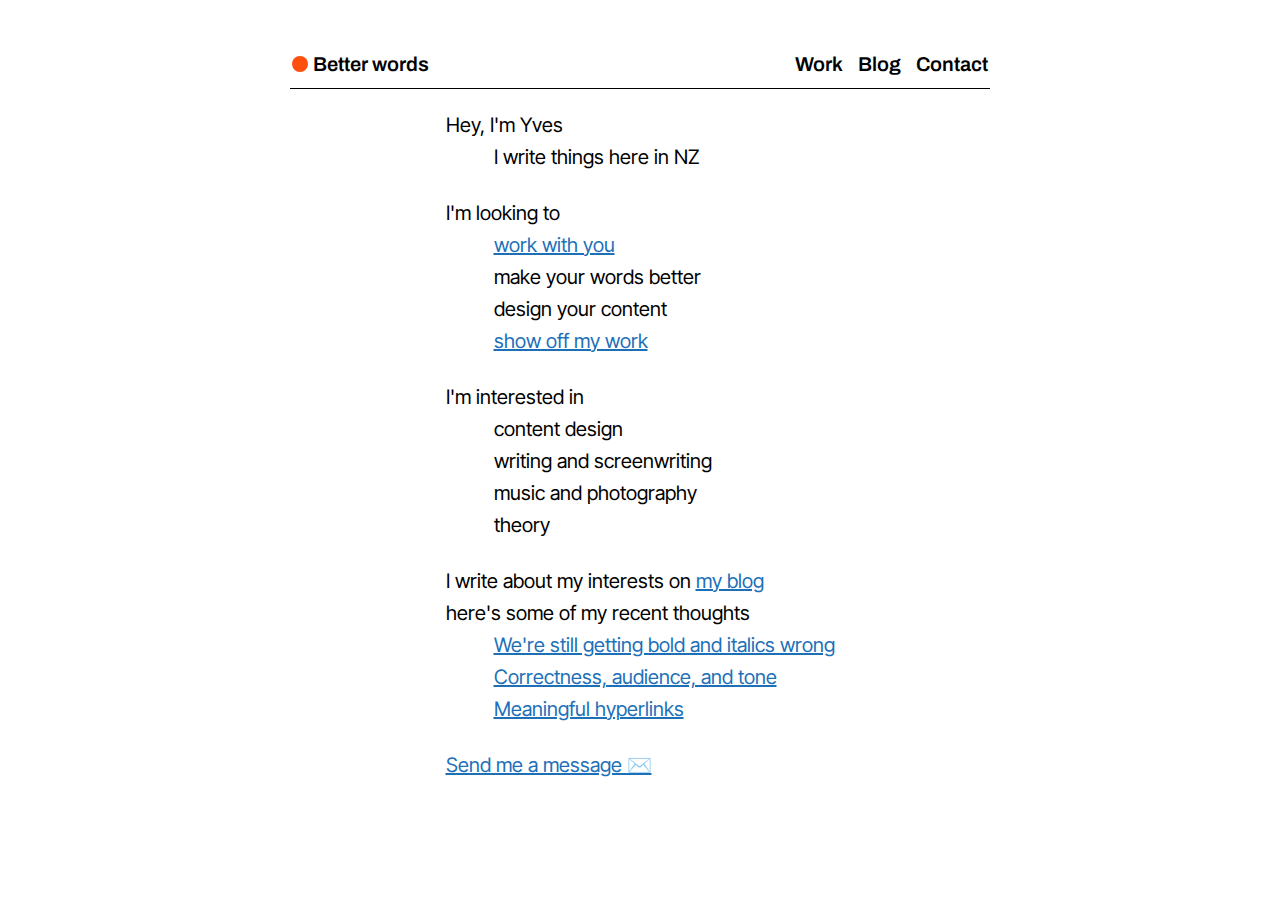
<file: index.html>
<!DOCTYPE html>
<html lang="en">
<head>
    <link rel="stylesheet" href="css/style.css">
    <link rel="shortcut icon" type="image/x-icon" href="favicon.ico">
    <meta charset="UTF-8">
    <meta http-equiv="X-UA-Compatible" content="IE=edge">
    <meta name="viewport" content="width=device-width, initial-scale=1.0">
    <meta name="description" content="Content design, technical writing freelancer. Providing words, thoughts, collaboration, and more.">
    <title>Better words</title>
</head>

<header>
    <a href="#main" class="skip">Skip to main content</a>
    <nav id="intro">
        <a id="title" href="index.html">Better words</a>
        <a id="work" href="work.html">Work</a>
        <a id="blog" href="blog.html">Blog</a>
        <a id="contact" href="contact.html">Contact</a>
    </nav>

</header>

<body>

    <main id="main">
        <div id="landing" style="max-width: max-content; margin: 0 auto;">
            <p>
                Hey, I'm Yves
            <ul>
                <li>
                    I write things here in NZ
                </li>
            </ul><br />
            <p>I'm looking to
            <ul>
                <li><a href="work.html">work with you</a></li>
                <li>make your words better</li>
                <li>design your content</li>
                <li><a href="work.html">show off my work</a></li>
            </ul>
            </p>
            <br />
            <p>I'm interested in
            <ul>
                <li>content design</li>
                <li>writing and screenwriting</li>
                <li>music and photography</li>
                <li>theory</li>
            </ul>
            </p>
            <br />
            <p>I write about my interests on <a href="blog.html">my blog</a><br />
                here's some of my recent thoughts
            <ul>
                <li><a href="blogposts/2024/2024_07_01_were_still_getting_bold_italics_wrong.html">We're still getting bold and italics wrong</a>
                    </li>
                <li><a href="blogposts/2024/2024_06_10_correctness_audience_tone.html">Correctness, audience, and
                        tone</a></li>
                <li><a href="blogposts/2024/2024_06_09_meaningful_hyperlinks.html">Meaningful hyperlinks</a></li>
                <!--     <li><a>next recent</a></li>
                <li><a href="blog.html">see more thoughts</a></li>-->
            </ul><br />
            </p>
            <p><a href="contact.html">Send me a message ✉️</a></p>
            </p>
        </div>

    </main>
</body>

</html>
</file>
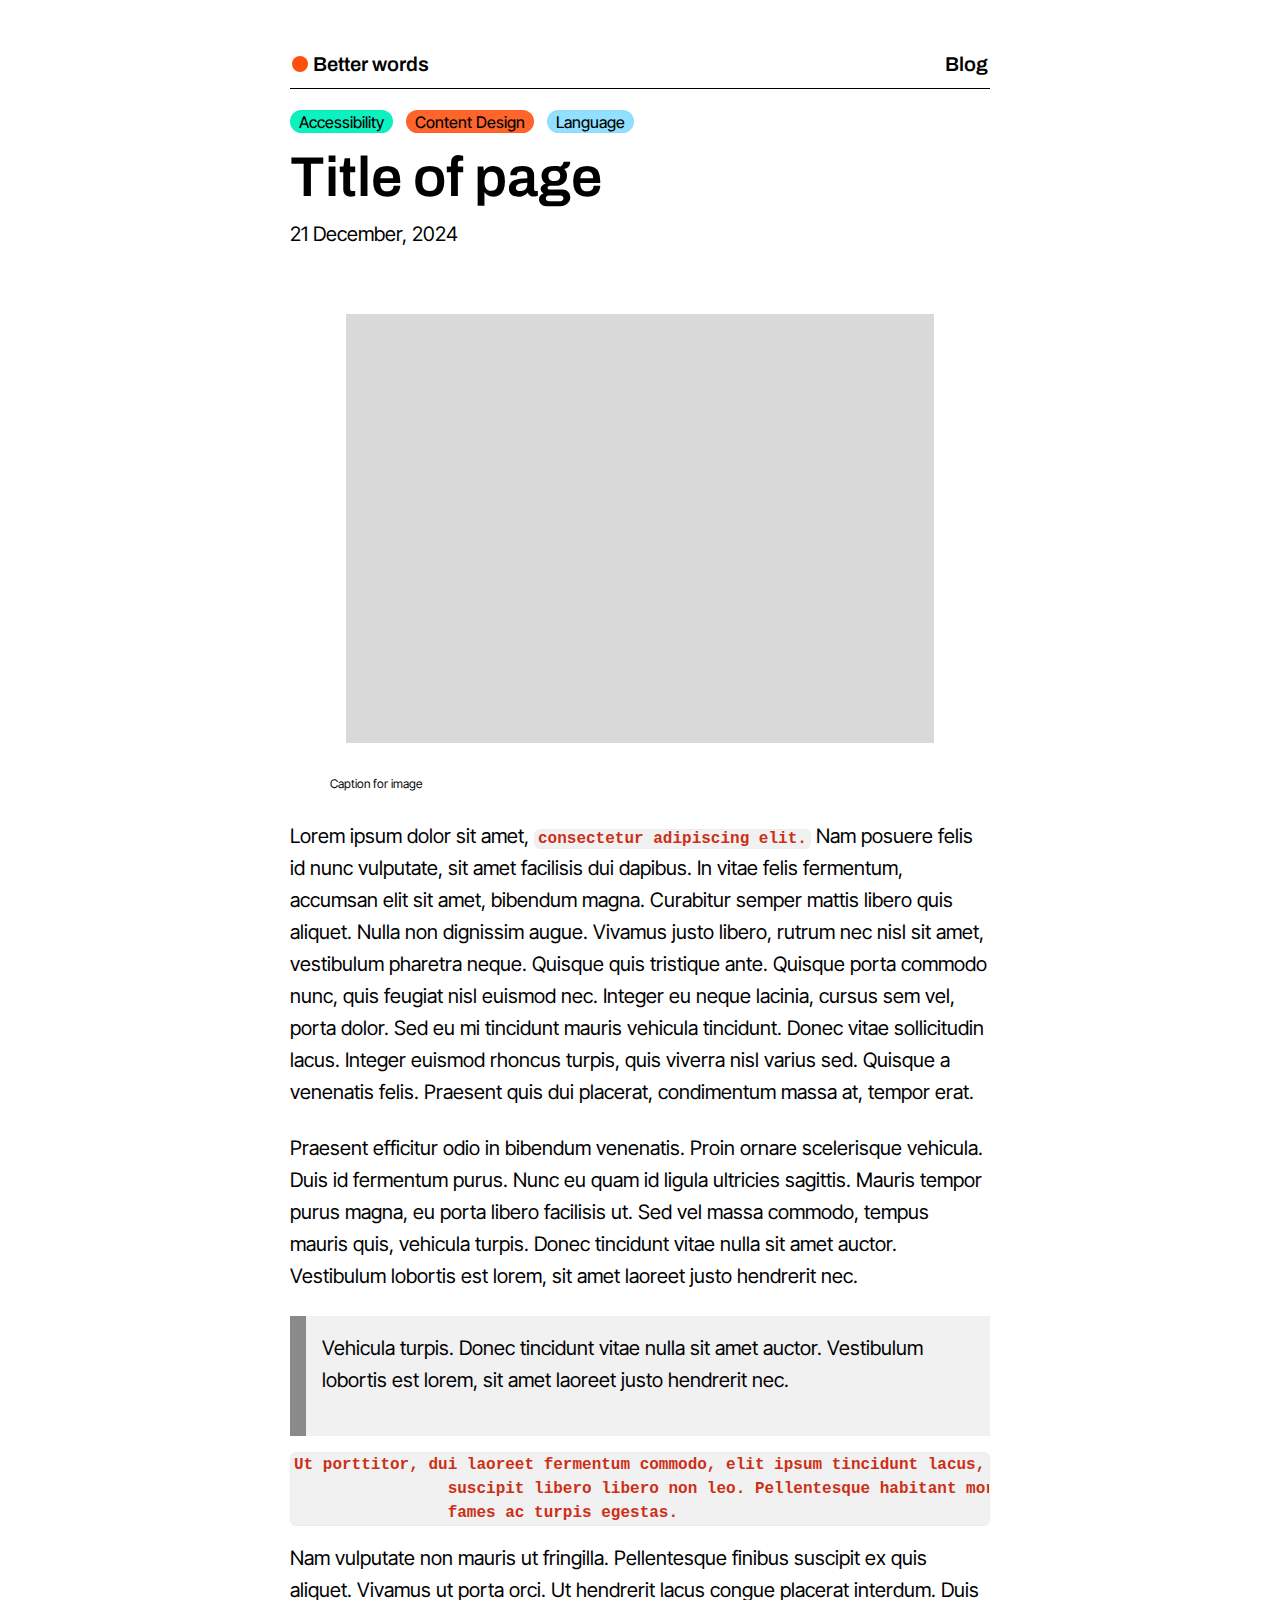
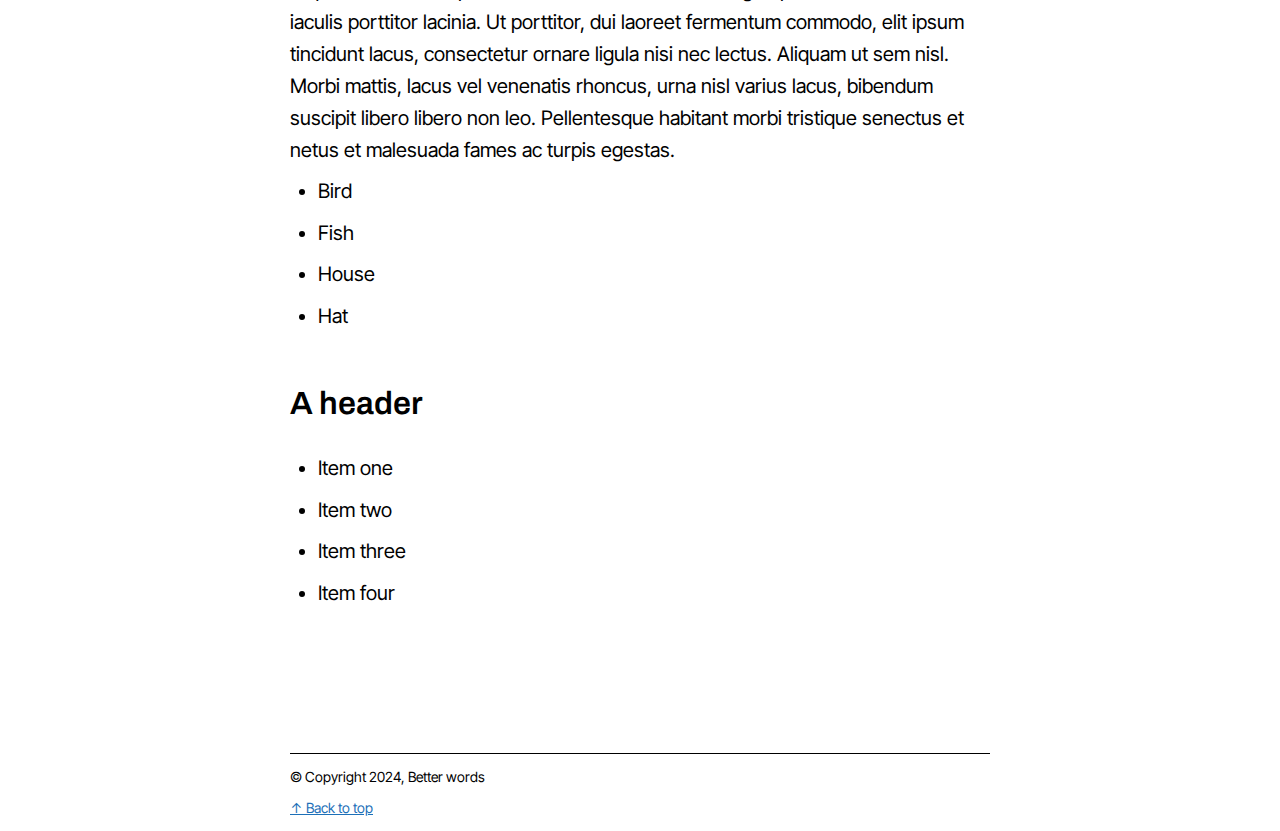
<file: _blogpost.html>
<!DOCTYPE html>
<html lang="en">

<head>
    <link rel="stylesheet" href="../../css/style.css">
    <link rel="shortcut icon" type="image/x-icon" href="../../favicon.ico">
    <meta charset="UTF-8">
    <meta http-equiv="X-UA-Compatible" content="IE=edge">
    <meta name="viewport" content="width=device-width, initial-scale=1.0">
    <title>Better words</title>
</head>

<body>

    <!-- ### HEADER ### -->

    <header>
        <a href="#main" class="skip">Skip to main content</a>
        <nav id="navigation">
            <a id="title" href="../../index.html">Better words</a>
            <a id="blog" href="../../blog.html">Blog</a>
        </nav>
    </header>

    <!-- ### CONTENT ### -->

    <main id="main">
        <article>

            <tags role="content tags">
                <a class="chip" id="tag_accessibility" href="../categories.html#cat_accessibility">Accessibility</a>
                <a class="chip" id="tag_content_design" href="../categories.html#cat_content_design">Content Design</a>
                <a class="chip" id="tag_language" href="../categories.html#cat_Language">Language</a>
            </tags>
            <h1>Title of page</h1>
            <time date="2024-12-21">21 December, 2024</time>

            <figure>
                <img src="images/image.jpg" alt="Alt text for image">
                <figcaption>Caption for image</figcaption>
            </figure>

            <p>Lorem ipsum dolor sit amet, <code>consectetur adipiscing elit.</code> Nam posuere felis id nunc vulputate, sit amet
                facilisis dui dapibus. In vitae felis fermentum, accumsan elit sit amet, bibendum magna. Curabitur
                semper mattis libero quis aliquet. Nulla non dignissim augue. Vivamus justo libero, rutrum nec nisl sit
                amet, vestibulum pharetra neque. Quisque quis tristique ante. Quisque porta commodo nunc, quis feugiat
                nisl euismod nec. Integer eu neque lacinia, cursus sem vel, porta dolor. Sed eu mi tincidunt mauris
                vehicula tincidunt. Donec vitae sollicitudin lacus. Integer euismod rhoncus turpis, quis viverra nisl
                varius sed. Quisque a venenatis felis. Praesent quis dui placerat, condimentum massa at, tempor erat.
            </p>

            <p>Praesent efficitur odio in bibendum venenatis. Proin ornare scelerisque vehicula. Duis id fermentum
                purus. Nunc eu quam id ligula ultricies sagittis. Mauris tempor purus magna, eu porta libero facilisis
                ut. Sed vel massa commodo, tempus mauris quis, vehicula turpis. Donec tincidunt vitae nulla sit amet
                auctor. Vestibulum lobortis est lorem, sit amet laoreet justo hendrerit nec.</p>

            <blockquote>
                <p>Vehicula turpis. Donec tincidunt vitae nulla sit amet auctor. Vestibulum lobortis est lorem, sit amet
                    laoreet justo hendrerit nec.</p>
            </blockquote>

            <pre>Ut porttitor, dui laoreet fermentum commodo, elit ipsum tincidunt lacus, consectetur ornare ligula nisi nec lectus. Aliquam ut sem nisl. Morbi mattis, lacus vel venenatis rhoncus, urna nisl varius lacus, bibendum
                suscipit libero libero non leo. Pellentesque habitant morbi tristique senectus et netus et malesuada
                fames ac turpis egestas.</pre>

            <p>Nam vulputate non mauris ut fringilla. Pellentesque finibus suscipit ex quis aliquet. Vivamus ut porta
                orci. Ut hendrerit lacus congue placerat interdum. Duis iaculis porttitor lacinia. Ut porttitor, dui
                laoreet fermentum commodo, elit ipsum tincidunt lacus, consectetur ornare ligula nisi nec lectus.
                Aliquam ut sem nisl. Morbi mattis, lacus vel venenatis rhoncus, urna nisl varius lacus, bibendum
                suscipit libero libero non leo. Pellentesque habitant morbi tristique senectus et netus et malesuada
                fames ac turpis egestas.</p>

            <ul>
                <li>Bird</li>
                <li>Fish</li>
                <li>House</li>
                <li>Hat</li>
            </ul>

            <h3>A header</h3>

            <ol>
                <li>Item one</li>
                <li>Item two</li>
                <li>Item three</li>
                <li>Item four</li>
            </ol>

        </article>
    </main>
    <!-- ### FOOTER ### -->

    <footer>
        <p class="small">
            &copy; Copyright 2024, Better words
        </p>
        <p class="small"><a href="#top">↑ Back to top</a></p>
    </footer>
</body>

</html>
</file>
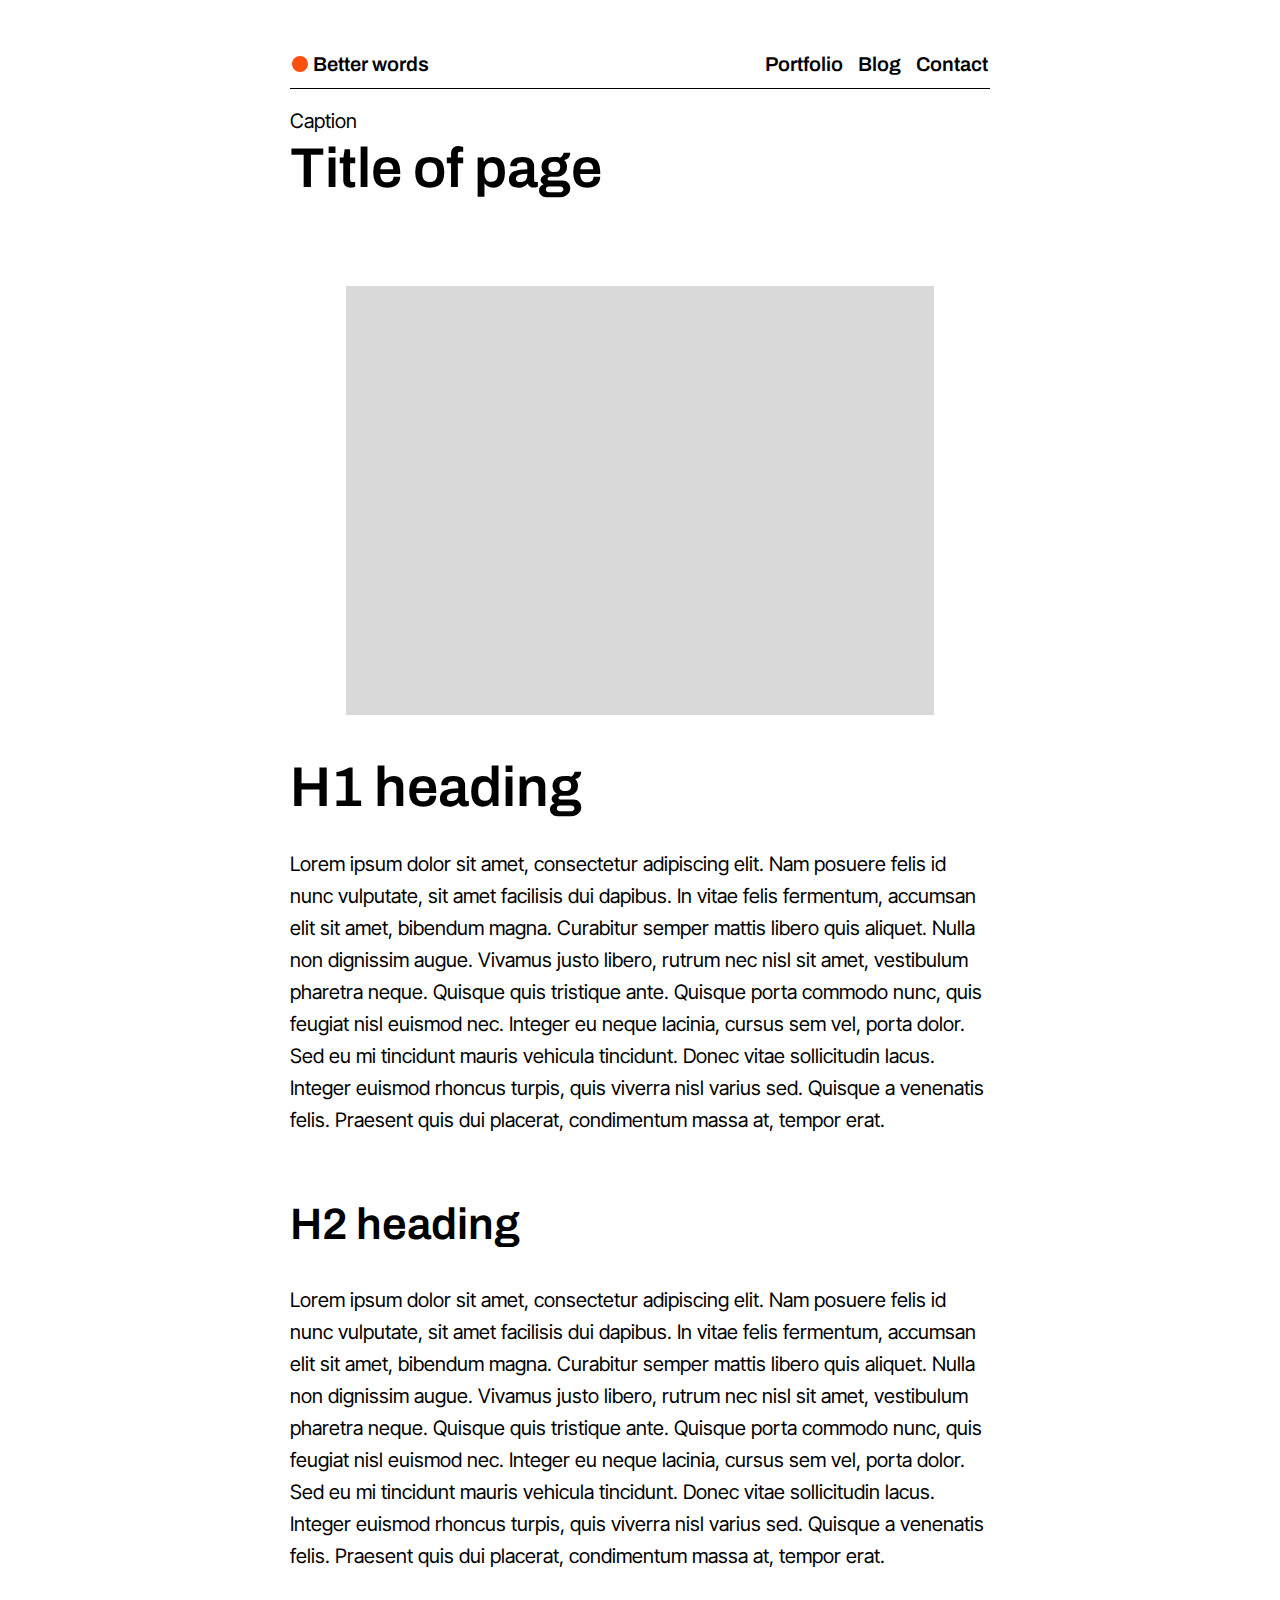
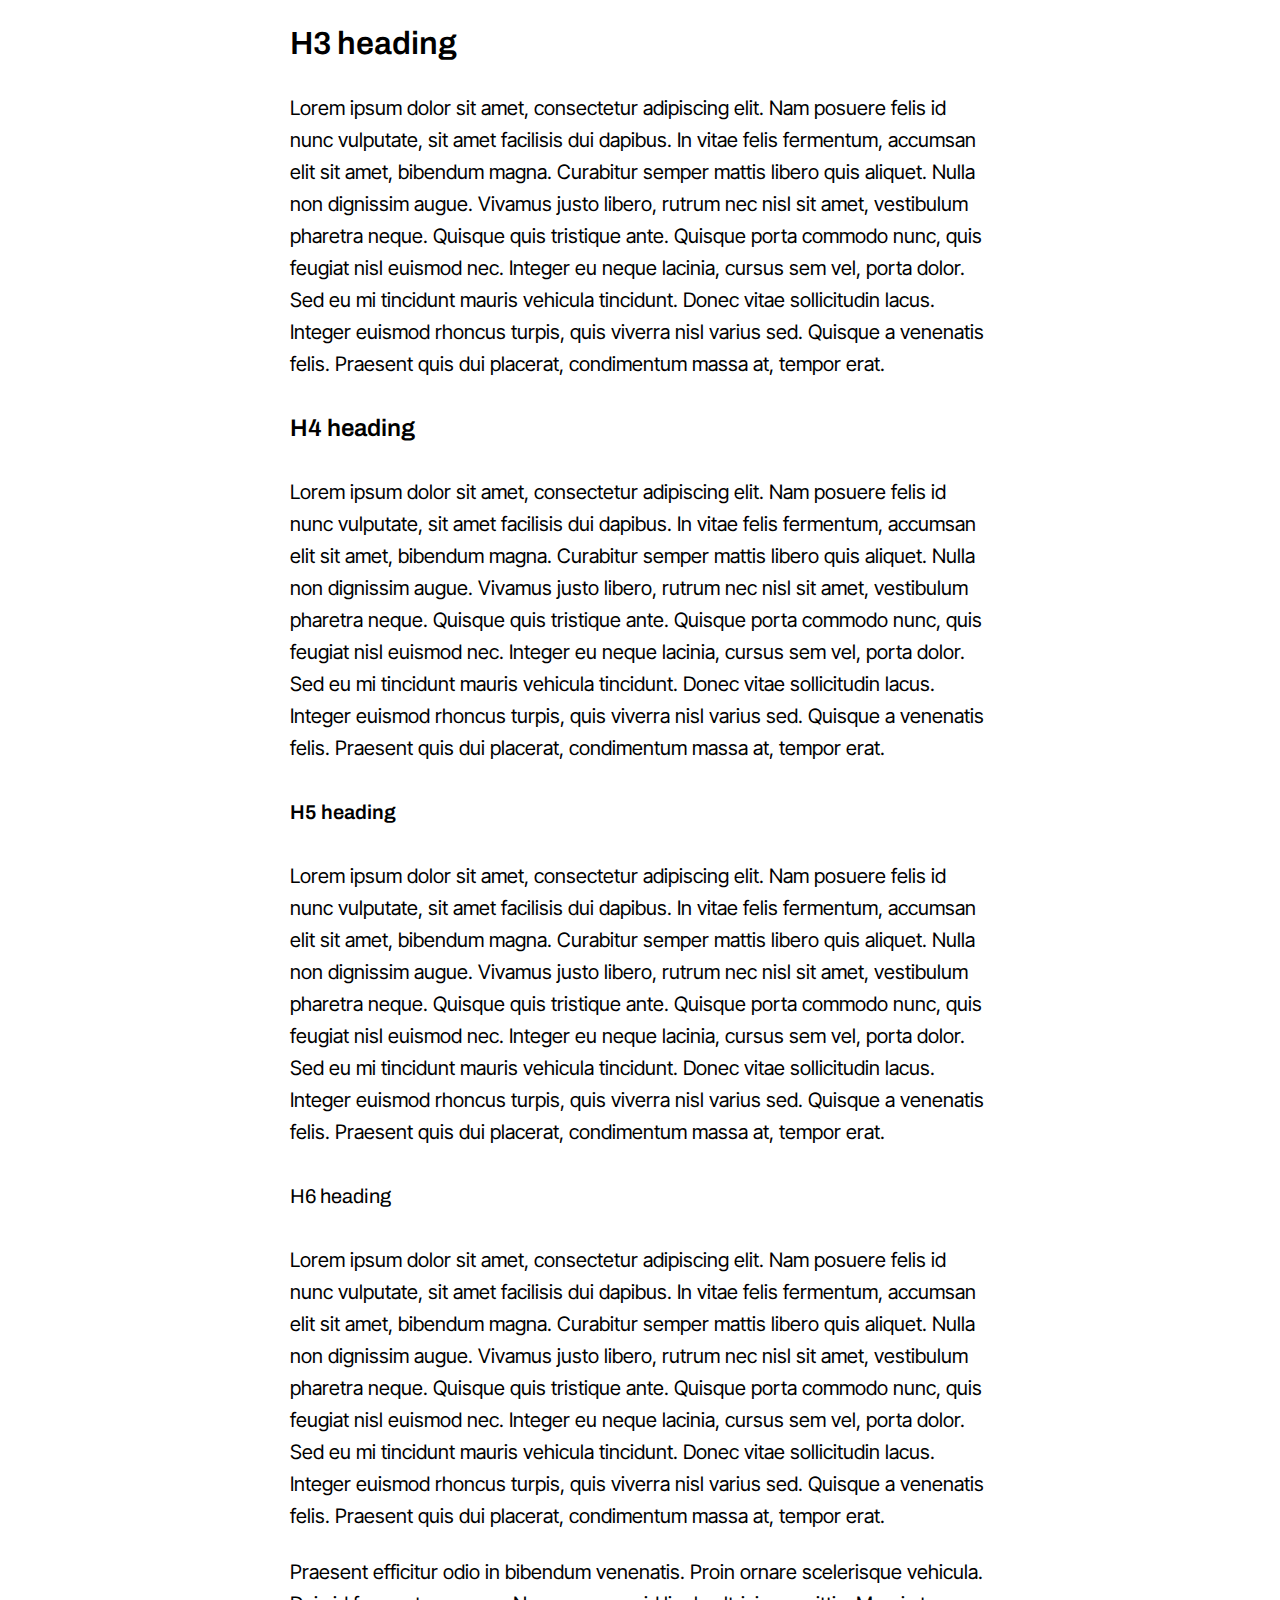
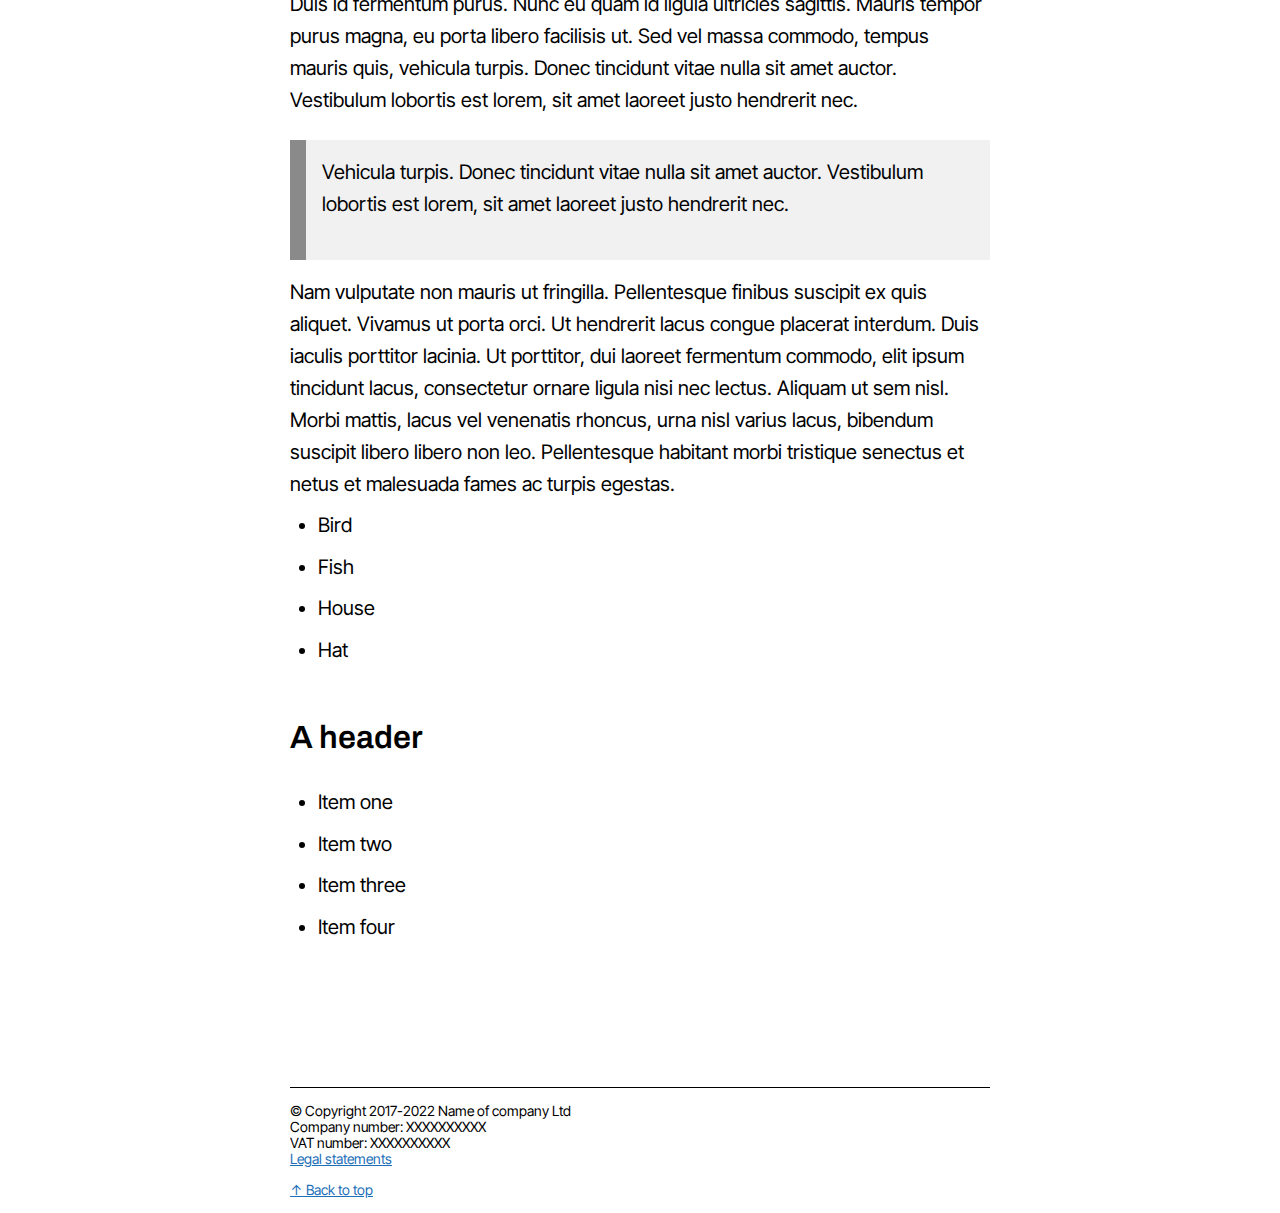
<file: _page.html>
<!DOCTYPE html>
<html lang="en">
<head>
    <link rel="stylesheet" href="css/style.css">
    <link rel="shortcut icon" type="image/x-icon" href="favicon.ico">
    <meta charset="UTF-8">
    <meta http-equiv="X-UA-Compatible" content="IE=edge">
    <meta name="viewport" content="width=device-width, initial-scale=1.0">
    <title>Page Title – Better words</title>
</head>
<body>

    <!-- ### HEADER ### -->

    <header>
        <a href="#main" class="skip">Skip to main content</a>
        <nav id="navigation">
            <a id="title" href="../index.html">Better words</a>
            <a id="work" href="../work.html">Portfolio</a>
            <a id="blog" href="../blog.html">Blog</a>
            <a id="contact" href="../contact.html">Contact</a>
        </nav>
    
    </header>

    <!-- ### CONTENT ### -->
  
    <main id=main><article>
    <span class="heading_caption">Caption</span>
    <h1>Title of page</h1>
    <time date="2024-12-21"></time>

    <figure>
        <img src="images/image.jpg" alt="Alt text for image">
    </figure>


    <h1>H1 heading</h1>
    <p>Lorem ipsum dolor sit amet, consectetur adipiscing elit. Nam posuere felis id nunc vulputate, sit amet facilisis dui dapibus. In vitae felis fermentum, accumsan elit sit amet, bibendum magna. Curabitur semper mattis libero quis aliquet. Nulla non dignissim augue. Vivamus justo libero, rutrum nec nisl sit amet, vestibulum pharetra neque. Quisque quis tristique ante. Quisque porta commodo nunc, quis feugiat nisl euismod nec. Integer eu neque lacinia, cursus sem vel, porta dolor. Sed eu mi tincidunt mauris vehicula tincidunt. Donec vitae sollicitudin lacus. Integer euismod rhoncus turpis, quis viverra nisl varius sed. Quisque a venenatis felis. Praesent quis dui placerat, condimentum massa at, tempor erat.</p>

    <h2>H2 heading</h2>
    <p>Lorem ipsum dolor sit amet, consectetur adipiscing elit. Nam posuere felis id nunc vulputate, sit amet facilisis dui dapibus. In vitae felis fermentum, accumsan elit sit amet, bibendum magna. Curabitur semper mattis libero quis aliquet. Nulla non dignissim augue. Vivamus justo libero, rutrum nec nisl sit amet, vestibulum pharetra neque. Quisque quis tristique ante. Quisque porta commodo nunc, quis feugiat nisl euismod nec. Integer eu neque lacinia, cursus sem vel, porta dolor. Sed eu mi tincidunt mauris vehicula tincidunt. Donec vitae sollicitudin lacus. Integer euismod rhoncus turpis, quis viverra nisl varius sed. Quisque a venenatis felis. Praesent quis dui placerat, condimentum massa at, tempor erat.</p>

    <h3>H3 heading</h3>
    <p>Lorem ipsum dolor sit amet, consectetur adipiscing elit. Nam posuere felis id nunc vulputate, sit amet facilisis dui dapibus. In vitae felis fermentum, accumsan elit sit amet, bibendum magna. Curabitur semper mattis libero quis aliquet. Nulla non dignissim augue. Vivamus justo libero, rutrum nec nisl sit amet, vestibulum pharetra neque. Quisque quis tristique ante. Quisque porta commodo nunc, quis feugiat nisl euismod nec. Integer eu neque lacinia, cursus sem vel, porta dolor. Sed eu mi tincidunt mauris vehicula tincidunt. Donec vitae sollicitudin lacus. Integer euismod rhoncus turpis, quis viverra nisl varius sed. Quisque a venenatis felis. Praesent quis dui placerat, condimentum massa at, tempor erat.</p>
    <h4>H4 heading</h4>
    <p>Lorem ipsum dolor sit amet, consectetur adipiscing elit. Nam posuere felis id nunc vulputate, sit amet facilisis dui dapibus. In vitae felis fermentum, accumsan elit sit amet, bibendum magna. Curabitur semper mattis libero quis aliquet. Nulla non dignissim augue. Vivamus justo libero, rutrum nec nisl sit amet, vestibulum pharetra neque. Quisque quis tristique ante. Quisque porta commodo nunc, quis feugiat nisl euismod nec. Integer eu neque lacinia, cursus sem vel, porta dolor. Sed eu mi tincidunt mauris vehicula tincidunt. Donec vitae sollicitudin lacus. Integer euismod rhoncus turpis, quis viverra nisl varius sed. Quisque a venenatis felis. Praesent quis dui placerat, condimentum massa at, tempor erat.</p>
    <h5>H5 heading</h5>
    <p>Lorem ipsum dolor sit amet, consectetur adipiscing elit. Nam posuere felis id nunc vulputate, sit amet facilisis dui dapibus. In vitae felis fermentum, accumsan elit sit amet, bibendum magna. Curabitur semper mattis libero quis aliquet. Nulla non dignissim augue. Vivamus justo libero, rutrum nec nisl sit amet, vestibulum pharetra neque. Quisque quis tristique ante. Quisque porta commodo nunc, quis feugiat nisl euismod nec. Integer eu neque lacinia, cursus sem vel, porta dolor. Sed eu mi tincidunt mauris vehicula tincidunt. Donec vitae sollicitudin lacus. Integer euismod rhoncus turpis, quis viverra nisl varius sed. Quisque a venenatis felis. Praesent quis dui placerat, condimentum massa at, tempor erat.</p>
    <h6>H6 heading</h6>
    <p>Lorem ipsum dolor sit amet, consectetur adipiscing elit. Nam posuere felis id nunc vulputate, sit amet facilisis dui dapibus. In vitae felis fermentum, accumsan elit sit amet, bibendum magna. Curabitur semper mattis libero quis aliquet. Nulla non dignissim augue. Vivamus justo libero, rutrum nec nisl sit amet, vestibulum pharetra neque. Quisque quis tristique ante. Quisque porta commodo nunc, quis feugiat nisl euismod nec. Integer eu neque lacinia, cursus sem vel, porta dolor. Sed eu mi tincidunt mauris vehicula tincidunt. Donec vitae sollicitudin lacus. Integer euismod rhoncus turpis, quis viverra nisl varius sed. Quisque a venenatis felis. Praesent quis dui placerat, condimentum massa at, tempor erat.</p>

    <p>Praesent efficitur odio in bibendum venenatis. Proin ornare scelerisque vehicula. Duis id fermentum purus. Nunc eu quam id ligula ultricies sagittis. Mauris tempor purus magna, eu porta libero facilisis ut. Sed vel massa commodo, tempus mauris quis, vehicula turpis. Donec tincidunt vitae nulla sit amet auctor. Vestibulum lobortis est lorem, sit amet laoreet justo hendrerit nec.</p>

    <blockquote>
        <p>Vehicula turpis. Donec tincidunt vitae nulla sit amet auctor. Vestibulum lobortis est lorem, sit amet laoreet justo hendrerit nec.</p>
    </blockquote>
    
    <p>Nam vulputate non mauris ut fringilla. Pellentesque finibus suscipit ex quis aliquet. Vivamus ut porta orci. Ut hendrerit lacus congue placerat interdum. Duis iaculis porttitor lacinia. Ut porttitor, dui laoreet fermentum commodo, elit ipsum tincidunt lacus, consectetur ornare ligula nisi nec lectus. Aliquam ut sem nisl. Morbi mattis, lacus vel venenatis rhoncus, urna nisl varius lacus, bibendum suscipit libero libero non leo. Pellentesque habitant morbi tristique senectus et netus et malesuada fames ac turpis egestas.</p>

    <ul>
        <li>Bird</li>
        <li>Fish</li>
        <li>House</li>
        <li>Hat</li>
    </ul>

    <h3>A header</h3>

    <ol>
        <li>Item one</li>
        <li>Item two</li>
        <li>Item three</li>
        <li>Item four</li>
    </ol>

</article>
</main>
    <!-- ### FOOTER ### -->

    <footer>
        <p class="small">
            &copy; Copyright 2017-2022 Name of company Ltd<br />
            Company number: XXXXXXXXXX<br />
            VAT number: XXXXXXXXXX<br />
            <a href="legal.html">Legal statements</a>
        </p>
        <p class="small"><a href="#top">↑ Back to top</a></p>
    </footer>
</body>
</html>
</file>
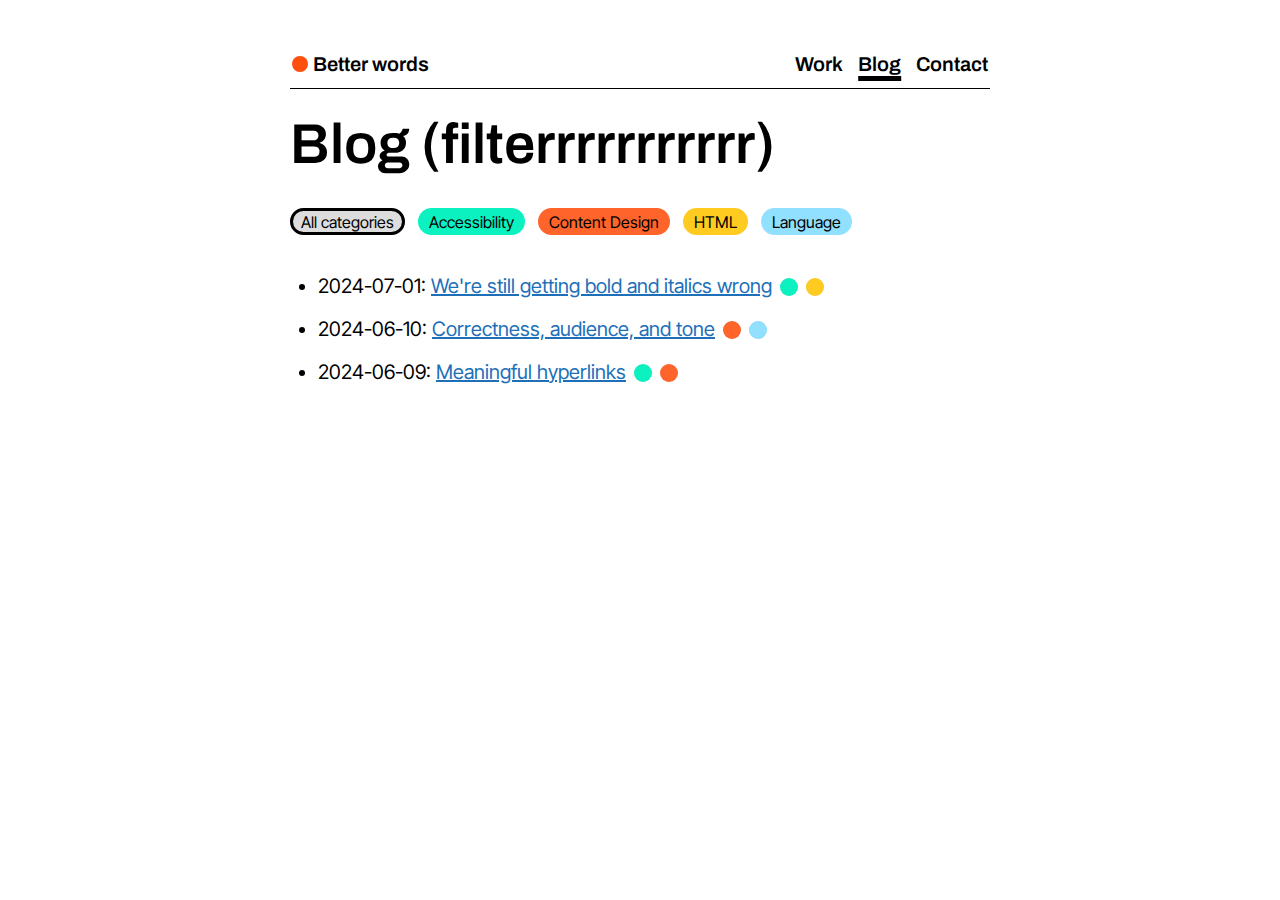
<file: blog copy.html>
<!DOCTYPE html>
<html lang="en">

<head>
    <link rel="stylesheet" href="css/style.css">
    <link rel="shortcut icon" type="image/x-icon" href="favicon.ico">
    <meta charset="UTF-8">
    <meta http-equiv="X-UA-Compatible" content="IE=edge">
    <meta name="viewport" content="width=device-width, initial-scale=1.0">
    <meta name="description" content="The Better words blog, covering topics on content design, technical writing, language, and culture.">
    <title>Blog - Better words</title>
</head>


<style>
:root{
--hover-border-color: black;
--all-color:black;
}

@media (prefers-color-scheme: dark) {
    :root {
--hover-border-color: #ffffffdd;
--all-color: white;
}
}

input[type="radio"] {
position: absolute;
left: -9999px;
}

#tag_all {
    background: #a9a9a964; 
    color: var(--all-color);
}

.filters * {
    display: inline;
}

.filters label {
    cursor: pointer;
    border: 3px solid transparent;
    color: black;
}



.filters label:hover{
    text-decoration: underline;
    text-decoration-thickness: .1rem;
    border:3px solid var(--hover-border-color);
}



[value="All categories"]:checked ~ .posts [data-category] {
}
[value="Accessibility"]:checked ~ .posts .post:not([data-category~="Accessibility"]),
[value="Content_Design"]:checked ~ .posts .post:not([data-category~="Content_Design"]),
[value="HTML"]:checked ~ .posts .post:not([data-category~="HTML"]),
[value="Language"]:checked ~ .posts .post:not([data-category~="Language"]) {
  display: none;
  transition: display 1s ease-out;

}

[value="All categories"]:checked ~ .filters [for="All categories"],
[value="Accessibility"]:checked ~ .filters [for="Accessibility"],
[value="Content_Design"]:checked ~ .filters [for="Content_Design"],
[value="HTML"]:checked ~ .filters [for="HTML"],
[value="Language"]:checked ~ .filters [for="Language"] {
border:3px solid var(--hover-border-color);
}


</style>

<header>
    <a href="#main" class="skip">Skip to main content</a>
    <nav id="intro">
        <a id="title" href="index.html">Better words</a>
        <a id="work" href="work.html">Work</a>
        <a class="navselected" id="blog" href="blog.html">Blog</a>
        <a id="contact" href="contact.html">Contact</a>
    </nav>

</header>
<body>

    <main id="main">

        <h1>Blog (filterrrrrrrrrrr)</h1>


        <input type="radio" id="All categories" name="categories" value="All categories" checked>
        <input type="radio" id="Accessibility" name="categories" value="Accessibility">
        <input type="radio" id="Content_Design" name="categories" value="Content_Design">
        <input type="radio" id="HTML" name="categories" value="HTML">
        <input type="radio" id="Language" name="categories" value="Language">

        <ol class="filters" style="margin:0 0 2rem 0; line-height: 2rem; padding:0;">

            <li>
                <label class="chip" id="tag_all" for="All categories">All categories</label>
            </li>
            <li>
                <label class="chip" id="tag_accessibility" for="Accessibility">Accessibility</label>
            </li>
            <li>
                <label class="chip" id="tag_content_design" for="Content_Design">Content Design</label>
            </li>
            <li>
                <label class="chip" id="tag_HTML" for="HTML">HTML</label>
            </li>
            <li>
                <label class="chip" id="tag_language" for="Language">Language</label>
            </li>

        </ol>



        <ol class="posts">

            <li class="post" data-category="Accessibility HTML">
                <time datetime="2024-07-01">2024-07-01</time>: <a
                    href="blogposts/2024/2024_07_01_were_still_getting_bold_italics_wrong.html">We're still getting bold
                    and
                    italics wrong</a>
                <tags>
                    <span class="chip_dot" style="content: '';" id="tag_accessibility"></span>
                    <span class="chip_dot" id="tag_HTML"></span>
                </tags>
            </li>

            <li class="post" data-category="Content_Design Language">
                <time datetime="2024-06-10">2024-06-10</time>: <a
                    href="blogposts/2024/2024_06_10_correctness_audience_tone.html">Correctness, audience, and tone</a>
                <tags>
                    <span class="chip_dot" id="tag_content_design"></span>
                    <span class="chip_dot" id="tag_language"></span>
                </tags>
            </li>
            <li class="post" data-category="Accessibility Content_Design">
                <time datetime="2024-06-09">2024-06-09</time>: <a
                    href="blogposts/2024/2024_06_09_meaningful_hyperlinks.html">Meaningful hyperlinks</a>
                <tags>
                    <span class="chip_dot" id="tag_accessibility"></span>
                    <span class="chip_dot" id="tag_content_design"></span>
                </tags>
            </li>

        </ol>



        <!--
            <section>
                <h2>Weeknotes</h2>
                <ul>
                    <li>[Date]: <a>[Post title](Weeknote~)</a></li>
                </ul>
            </section>-->


    </main>
    <!--
    <footer>
        <hr>
    </footer>
-->
</body>

</html>
</file>
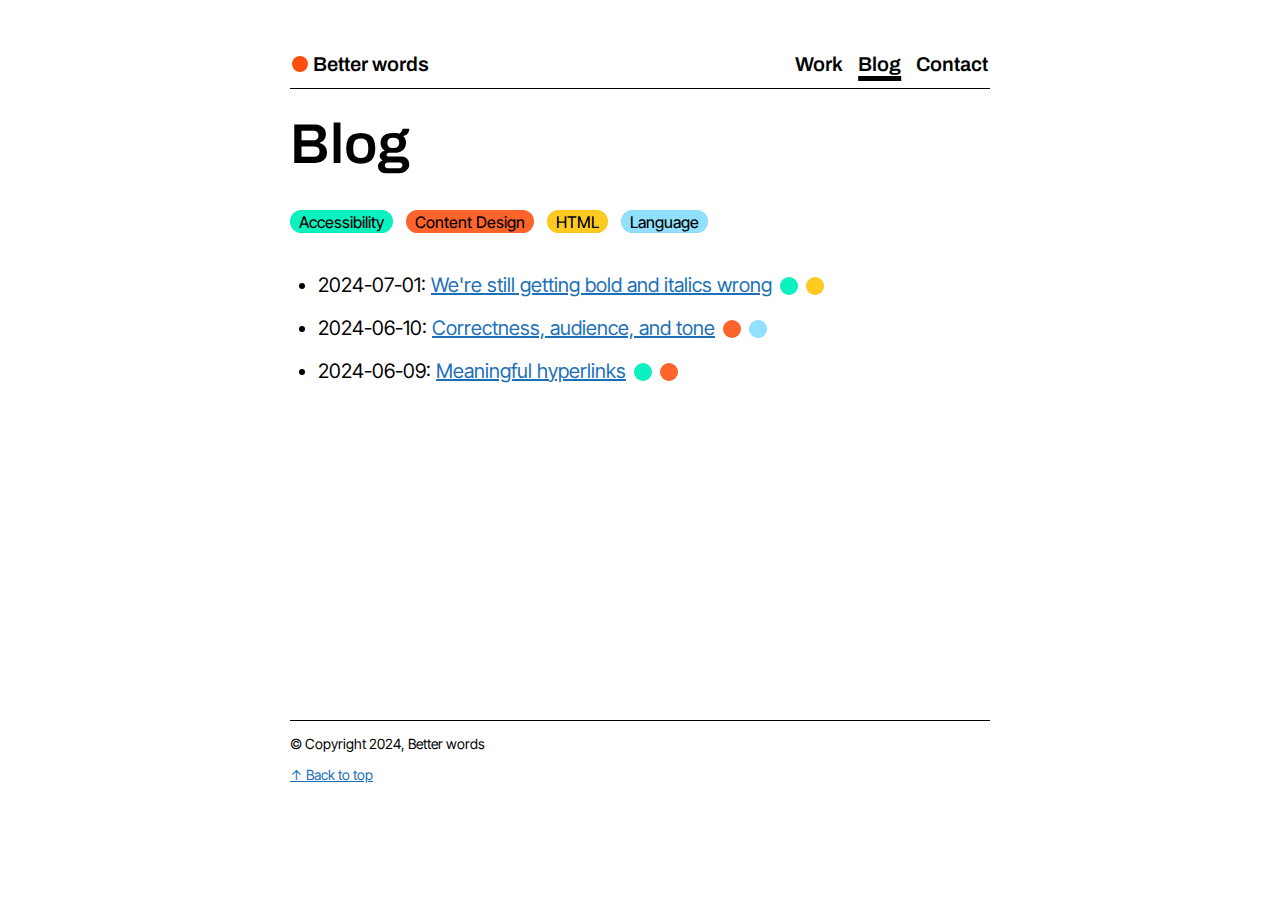
<file: blog.html>
<!DOCTYPE html>
<html lang="en">

<head>
    <link rel="stylesheet" href="css/style.css">
    <link rel="shortcut icon" type="image/x-icon" href="favicon.ico">
    <meta charset="UTF-8">
    <meta http-equiv="X-UA-Compatible" content="IE=edge">
    <meta name="viewport" content="width=device-width, initial-scale=1.0">
    <meta name="description" content="The Better words blog, covering topics on content design, technical writing, language, and culture.">
    <title>Blog - Better words</title>
</head>

<header>
    <a href="#main" class="skip">Skip to main content</a>
    <nav id="intro">
        <a id="title" href="index.html">Better words</a>
        <a id="work" href="work.html">Work</a>
        <a class="navselected" id="blog" href="blog.html">Blog</a>
        <a id="contact" href="contact.html">Contact</a>
    </nav>

</header>

<body>

    <main id="main">

        <h1>Blog</h1>

        <div class="flex-container" style="flex-direction: column; gap:4rem;">
          
            <tags style="margin:0 0 2rem 0; display:block; line-height: 2rem;" aria-label="tags">
            <a class="chip" id="tag_accessibility" href="blogposts/categories.html#cat_accessibility">Accessibility</a>
            <a class="chip" id="tag_content_design" href="blogposts/categories.html#cat_content_design">Content Design</a>
            <a class="chip" id="tag_HTML" href="blogposts/categories.html#cat_HTML">HTML</a>
            <a class="chip" id="tag_language" href="blogposts/categories.html#cat_language">Language</a>
        <!--    <a class="chip" id="tag_purple" href="blogposts/categories.html#cat_language">Purple</a>
            <a class="chip" id="tag_sixth" href="blogposts/categories.html#cat_language">Sixth</a>
-->
        </tags>
            <section>
              <!--  <h2>Special topics</h2>-->
                <ul>
                    <li>
                        <time datetime="2024-07-01">2024-07-01</time>: <a href="blogposts/2024/2024_07_01_were_still_getting_bold_italics_wrong.html">We're still getting bold and italics wrong</a>
                        <tags>
                            <span class="chip_dot" id="tag_accessibility" aria-label="Accessibility tag"></span>
                            <span class="chip_dot" id="tag_HTML" aria-label="HTML tag"></span>
                        </tags>
                    </li>
                    <li>
                        <time datetime="2024-06-10">2024-06-10</time>: <a href="blogposts/2024/2024_06_10_correctness_audience_tone.html" >Correctness, audience, and tone</a>
                        <tags>
                            <span class="chip_dot" id="tag_content_design" aria-label="Content Design tag"></span>
                            <span class="chip_dot" id="tag_language" aria-label="Language tag"></span>
                        </tags>
                    </li>
                    <li>
                        <time datetime="2024-06-09">2024-06-09</time>: <a href="blogposts/2024/2024_06_09_meaningful_hyperlinks.html" >Meaningful hyperlinks</a>
                        <tags>
                            <span class="chip_dot" id="tag_accessibility" aria-label="Accessibility tag"></span>
                            <span class="chip_dot" id="tag_content_design" aria-label="Content Design tag"></span>
                        </tags>
                    </li>
                </ul>
            </section>
<!--
            <section>
                <h2>Weeknotes</h2>
                <ul>
                    <li>[Date]: <a>[Post title](Weeknote~)</a></li>
                </ul>
            </section>-->

        </div>

    </main>
    <footer>

        <p class="small">
            &copy; Copyright 2024, Better words
        </p>
        <p class="small"><a href="#top">↑ Back to top</a></p>
    </footer>
</body>

</html>
</file>
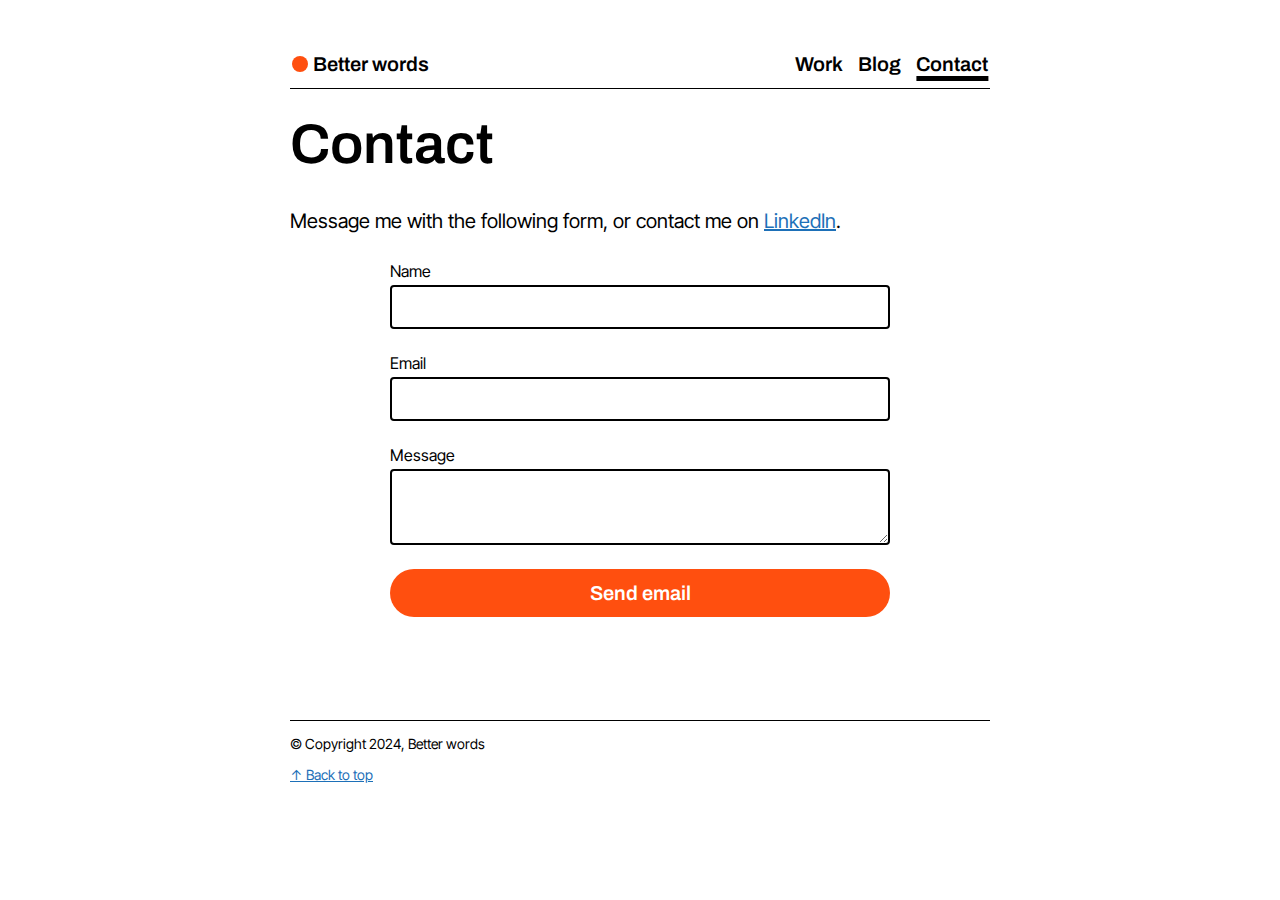
<file: contact.html>
<!DOCTYPE html>
<html lang="en">

<head>
    <link rel="stylesheet" href="css/style.css">
    <link rel="shortcut icon" type="image/x-icon" href="favicon.ico">
    <meta charset="UTF-8">
    <meta http-equiv="X-UA-Compatible" content="IE=edge">
    <meta name="viewport" content="width=device-width, initial-scale=1.0">
    <meta name="description" content="Contact Yves.">
    <title>Contact – Better words</title>
</head>

<header>
    <a href="#main" class="skip">Skip to main content</a>

    <nav id="intro">
        <a id="title" href="index.html">Better words</a>
        <a id="work" href="work.html">Work</a>
        <a id="blog" href="blog.html">Blog</a>
        <a class="navselected" id="contact" href="contact.html">Contact</a>
    </nav>

</header>

<body>
    <main id="main">
        <h1>Contact</h1>
        <p>Message me with the following form, or contact me on <a
                href="https://www.linkedin.com/in/yves-plusj%C3%A9-882740212/">LinkedIn</a>.</p>
        <section>
            <form id="contactform" action="https://api.web3forms.com/submit" method="POST">
        
                <input type="hidden" name="access_key" value="c66935a6-6705-4200-9061-833072cab3b9">
                <div style="display: flex; flex-direction: column; gap: 1.5rem;">
                    <div class="contact_field">
                        <label for="name" name="name">Name</label>
                        <input type="text" id="name" name="name" required>
                    </div>
                    <div class="contact_field">
                        <label for="email">Email</label>
                        <input type="email" id="email" name="email" required>
                    </div>
        
                    <div class="contact_field">
                        <label for="message">Message</label>
                        <textarea id="message" name="message" required></textarea>
                    </div>
        
                    <!-- Honeypot Spam Protection -->
                    <input type="checkbox" name="botcheck" class="hidden" style="display: none;">
        
                    <button type="submit" id="contact-submit">Send email</button>
        
                    <!-- Create a custom redirection url -->
                    <input type="hidden" name="redirect" value="https://betterwords.github.io/betterwords/contact_success.html">
                </div>
            </form>
        </section>
    </main>

    <footer>

        <p class="small">
            &copy; Copyright 2024, Better words
        </p>
        <p class="small"><a href="#top">↑ Back to top</a></p>
    </footer>
</body>

</html>
</file>
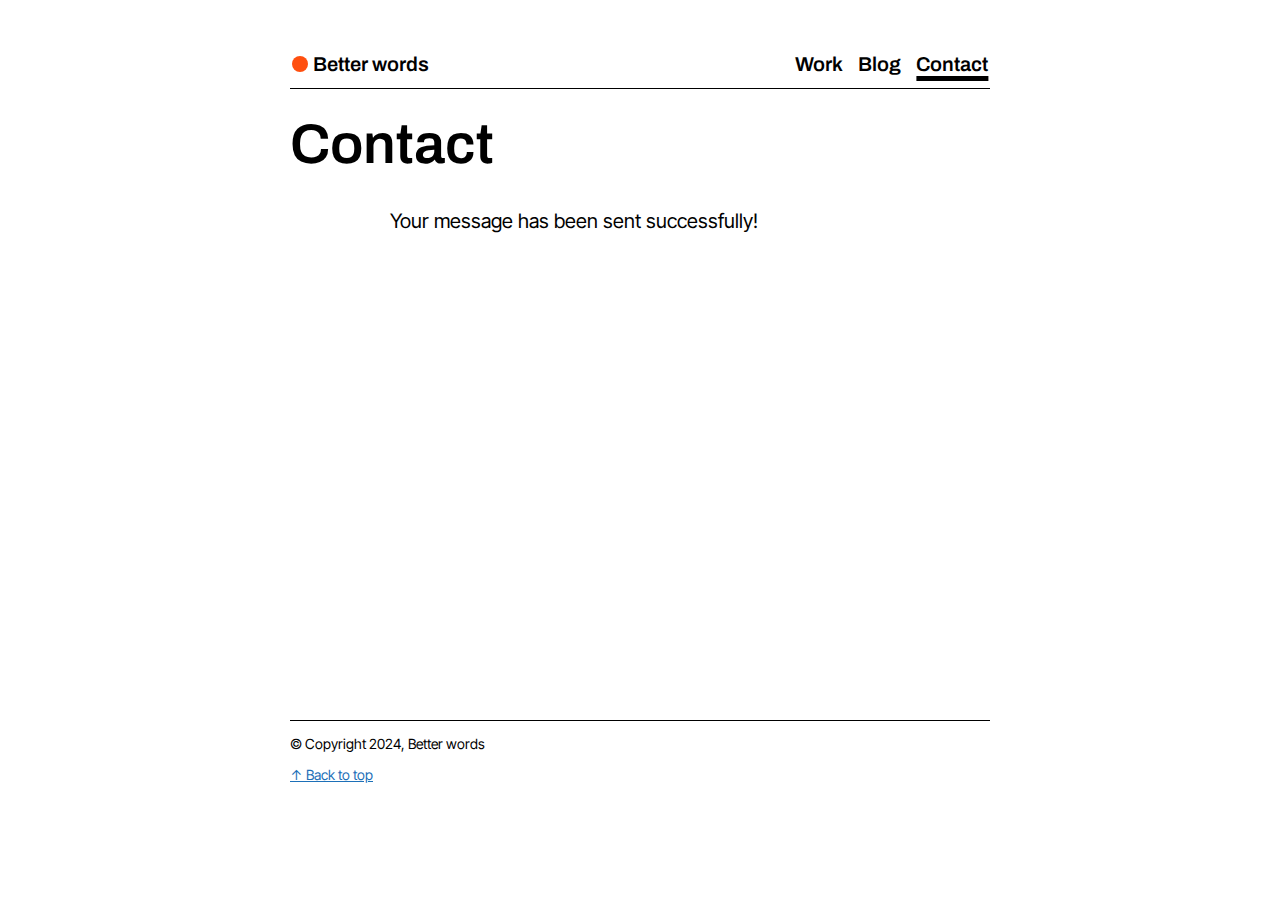
<file: contact_success.html>
<!DOCTYPE html>
<html lang="en">

<head>
    <link rel="stylesheet" href="css/style.css">
    <link rel="shortcut icon" type="image/x-icon" href="favicon.ico">
    <meta charset="UTF-8">
    <meta http-equiv="X-UA-Compatible" content="IE=edge">
    <meta name="viewport" content="width=device-width, initial-scale=1.0">
    <meta name="description" content="Contact Yves.">
    <title>Contact – Better words</title>
</head>

<header>
    <a href="#main" class="skip">Skip to main content</a>

    <nav id="intro">
        <a id="title" href="index.html">Better words</a>
        <a id="work" href="work.html">Work</a>
        <a id="blog" href="blog.html">Blog</a>
        <a class="navselected" id="contact" href="contact.html">Contact</a>
    </nav>

</header>

<body>
    <main id="main">
        <h1>Contact</h1>
        <div id="contactform">
        <p>Your message has been sent successfully!</p></div>
    </main>

    <footer>

        <p class="small">
            &copy; Copyright 2024, Better words
        </p>
        <p class="small"><a href="#top">↑ Back to top</a></p>
    </footer>
</body>

</html>
</file>
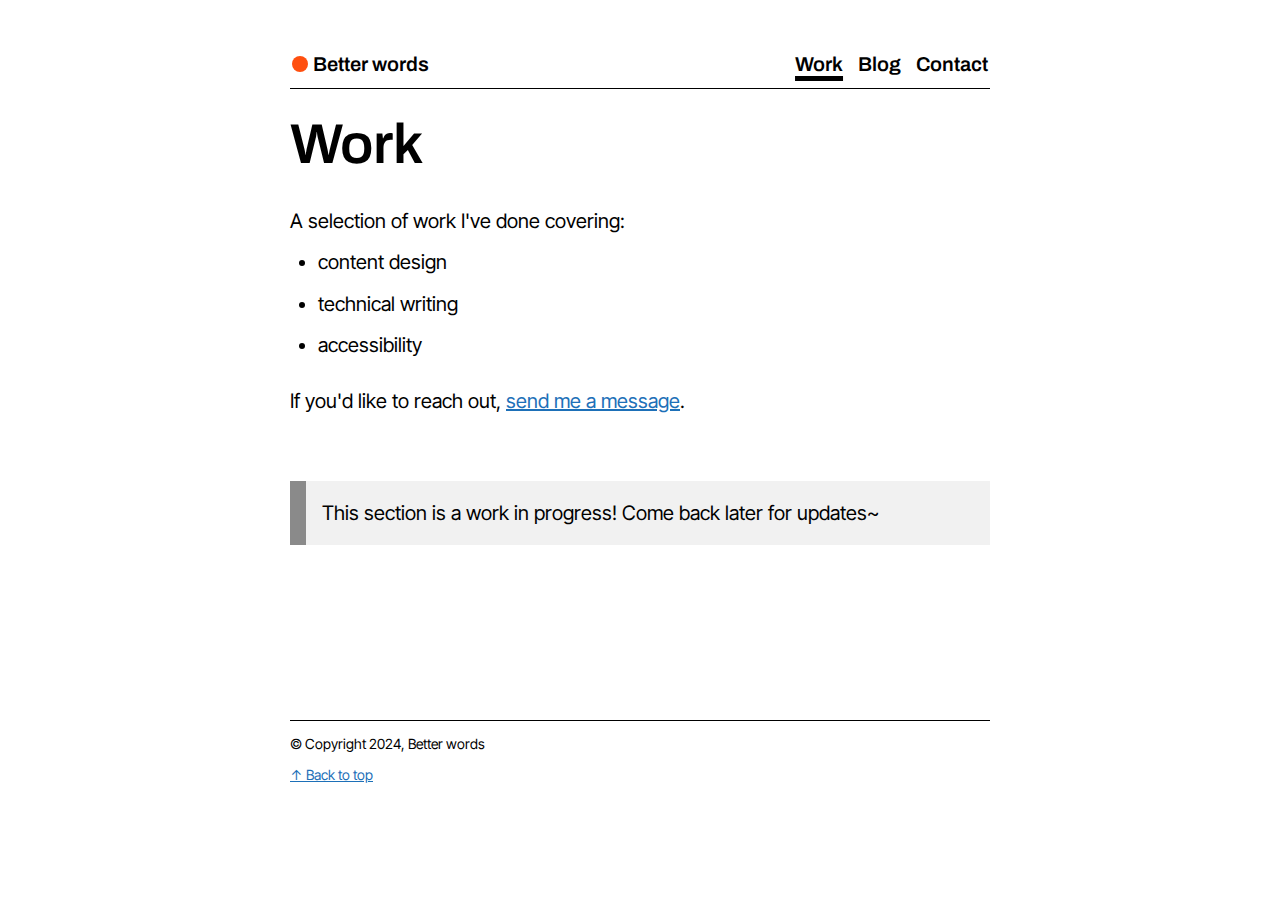
<file: work.html>
<!DOCTYPE html>
<html lang="en">
<head>
    <link rel="stylesheet" href="css/style.css">
    <link rel="shortcut icon" type="image/x-icon" href="favicon.ico">
    <meta charset="UTF-8">
    <meta http-equiv="X-UA-Compatible" content="IE=edge">
    <meta name="viewport" content="width=device-width, initial-scale=1.0">
    <meta name="description" content="A selection of Yves' work on content design, technical writing, and more.">
    <title>Work - Better words</title>
</head>

<header>
    <a href="#main" class="skip">Skip to main content</a>
    <nav id="intro">
        <a id="title" href="index.html">Better words</a>
        <a class="navselected" id="work" href="work.html">Work</a>
        <a id="blog" href="blog.html">Blog</a>
        <a id="contact" href="contact.html">Contact</a>
    </nav>

</header>



<body>
    <main id="main">

    <h1>Work</h1>
   
            <p>A selection of work I've done covering:
            <ul>
                <li>content design</li>
                <li>technical writing</li>
                <li>accessibility</li>
            </ul>
        </p>
        <p>If you'd like to reach out, <a href="contact.html">send me a message</a>.</p>
        <br/>
       <blockquote>This section is a work in progress! Come back later for updates~</blockquote>
    
       <!--
    <section id="projects">
        
        <div class="cell">
            <img src="images/image.jpg" loading="lazy">
            <div class="ul label"><span class="chip_work">Role(s)</span></div>
            <div class="ul label"><a href="portfolio/_001_accessible_links.html"><span class="projtitle">Meaningful hyperlinks</span></a>
            </div>
            <div class="ul label"><span>2024</span></div>
            <span class="label">Shortdescription</span>
             </div>
        <div class="cell">
            <img src="images/image.jpg" loading="lazy">
            <div class="ul label"><span class="chip_work">Role(s)</span></div>
            <div class="ul label"><a href="_page.html"><span class="projtitle">Project name</span></a></div>
            <div class="ul label"><span>Year</span></div>
            <span class="label">Shortdescription</span>
        </div>
        <div class="cell">
            <img src="images/image.jpg" loading="lazy">
            <div class="ul label"><span class="chip_work">Role(s)</span></div>
            <div class="ul label"><a href="_page.html"><span class="projtitle">Project name</span></a></div>
            <div class="ul label"><span>Year</span></div>
            <span class="label">Shortdescription</span>
        </div>
        <div class="cell">
            <img src="images/image.jpg" loading="lazy">
            <div class="ul label"><span class="chip_work">Role(s)</span></div>
            <div class="ul label"><a href="_page.html"><span class="projtitle">Project name</span></a></div>
            <div class="ul label"><span>Year</span></div>
            <span class="label">Shortdescription</span>
        </div>
        <div class="cell">
            <img src="images/image.jpg" loading="lazy">
            <div class="ul label"><span class="chip_work">Role(s)</span></div>
            <div class="ul label"><a href="_page.html"><span class="projtitle">Project name</span></a></div>
            <div class="ul label"><span>Year</span></div>
            <span class="label">Shortdescription</span>
        </div>
        <div class="cell">
            <img src="images/image.jpg" loading="lazy">
            <div class="ul label"><span class="chip_work">Role(s)</span></div>
            <div class="ul label"><a href="_page.html"><span class="projtitle">Project name</span></a></div>
            <div class="ul label"><span>Year</span></div>
            <span class="label">Shortdescription</span>
        </div>
        <div class="cell">
            <img src="images/image.jpg" loading="lazy">
            <div class="ul label"><span class="chip_work">Role(s)</span></div>
            <div class="ul label"><a href="_page.html"><span class="projtitle">Project name</span></a></div>
            <div class="ul label"><span>Year</span></div>
            <span class="label">Shortdescription</span>
        </div>
        <div class="cell">
            <img src="images/image.jpg" loading="lazy">
            <div class="ul label"><span class="chip_work">Role(s)</span></div>
            <div class="ul label"><a href="_page.html"><span class="projtitle">Project name</span></a></div>
            <div class="ul label"><span>Year</span></div>
            <span class="label">Shortdescription</span>
        </div>
        <div class="cell">
            <img src="images/image.jpg" loading="lazy">
            <div class="ul label"><span class="chip_work">Role(s)</span></div>
            <div class="ul label"><a href="_page.html"><span class="projtitle">Project name</span></a></div>
            <div class="ul label"><span>Year</span></div>
            <span class="label">Shortdescription</span>
        </div>
        <div class="cell">
            <img src="images/image.jpg" loading="lazy">
            <div class="ul label"><span class="chip_work">Role(s)</span></div>
            <div class="ul label"><a href="_page.html"><span class="projtitle">Project name</span></a></div>
            <div class="ul label"><span>Year</span></div>
            <span class="label">Shortdescription</span>
        </div>
        <div class="cell">
            <img src="images/image.jpg" loading="lazy">
            <div class="ul label"><span class="chip_work">Role(s)</span></div>
            <div class="ul label"><a href="_page.html"><span class="projtitle">Project name</span></a></div>
            <div class="ul label"><span>Year</span></div>
            <span class="label">Shortdescription</span>
        </div>
        <div class="cell">
            <img src="images/image.jpg" loading="lazy">
            <div class="ul label"><span class="chip_work">Role(s)</span></div>
            <div class="ul label"><a href="_page.html"><span class="projtitle">Project name</span></a></div>
            <div class="ul label"><span>Year</span></div>
            <span class="label">Shortdescription</span>
        </div>
        <div class="cell">
            <img src="images/image.jpg" loading="lazy">
            <div class="ul label"><span class="chip_work">Role(s)</span></div>
            <div class="ul label"><a href="_page.html"><span class="projtitle">Project name</span></a></div>
            <div class="ul label"><span>Year</span></div>
            <span class="label">Shortdescription</span>
        </div>
        <div class="cell">
            <img src="images/image.jpg" loading="lazy">
            <div class="ul label"><span class="chip_work">Role(s)</span></div>
            <div class="ul label"><a href="_page.html"><span class="projtitle">Project name</span></a></div>
            <div class="ul label"><span>Year</span></div>
            <span class="label">Shortdescription</span>
        </div>
        <div class="cell">
            <img src="images/image.jpg" loading="lazy">
            <div class="ul label"><span class="chip_work">Role(s)</span></div>
            <div class="ul label"><a href="_page.html"><span class="projtitle">Project name</span></a></div>
            <div class="ul label"><span>Year</span></div>
            <span class="label">Shortdescription</span>
        </div>
        <div class="cell">
            <img src="images/image.jpg" loading="lazy">
            <div class="ul label"><span class="chip_work">Role(s)</span></div>
            <div class="ul label"><a href="_page.html"><span class="projtitle">Project name</span></a></div>
            <div class="ul label"><span>Year</span></div>
            <span class="label">Shortdescription</span>
        </div>
        <div class="cell">
            <img src="images/image.jpg" loading="lazy">
            <div class="ul label"><span class="chip_work">Role(s)</span></div>
            <div class="ul label"><a href="_page.html"><span class="projtitle">Project name</span></a></div>
            <div class="ul label"><span>Year</span></div>
            <span class="label">Shortdescription</span>
        </div>
        <div class="cell">
            <img src="images/image.jpg" loading="lazy">
            <div class="ul label"><span class="chip_work">Role(s)</span></div>
            <div class="ul label"><a href="_page.html"><span class="projtitle">Project name</span></a></div>
            <div class="ul label"><span>Year</span></div>
            <span class="label">Shortdescription</span>
        </div>
        <div class="cell">
            <img src="images/image.jpg" loading="lazy">
            <div class="ul label"><span class="chip_work">Role(s)</span></div>
            <div class="ul label"><a href="_page.html"><span class="projtitle">Project name</span></a></div>
            <div class="ul label"><span>Year</span></div>
            <span class="label">Shortdescription</span>
        </div>
    </section>
   -->

</main>
<footer>

    <p class="small">
        &copy; Copyright 2024, Better words
    </p>
    <p class="small"><a href="#top">↑ Back to top</a></p>
</footer>
</body>
</html>
</file>
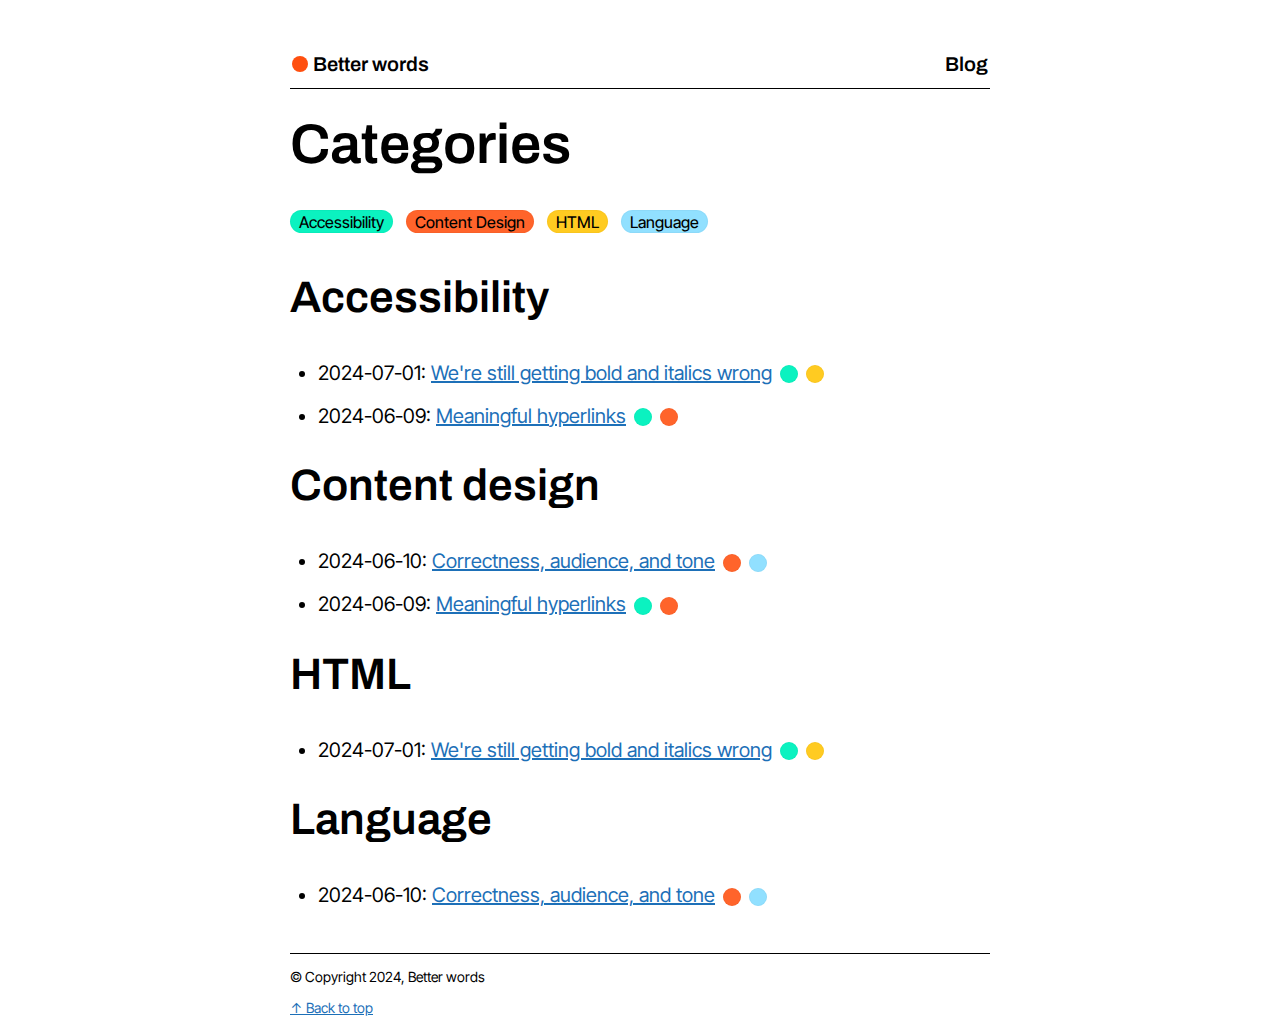
<file: blogposts/categories.html>
<!DOCTYPE html>
<html lang="en">

<head>
    <link rel="stylesheet" href="../css/style.css">
    <link rel="shortcut icon" type="image/x-icon" href="../favicon.ico">
    <meta charset="UTF-8">
    <meta http-equiv="X-UA-Compatible" content="IE=edge">
    <meta name="viewport" content="width=device-width, initial-scale=1.0">
    <meta name="description" content="Blog post categories of the Better words blog.">
    <title>Categories - Better words</title>
</head>

<header>
    <a href="#main" class="skip">Skip to main content</a>
    <nav id="intro">
        <a id="title" href="../index.html">Better words</a>
        <a id="blog" href="../blog.html">Blog</a>
    </nav>

</header>

<body>

    <main id="main">
        <h1>Categories</h1>
        <tags style="margin:0 0 2rem 0; display:block; line-height: 2rem;">
            <a class="chip" id="tag_accessibility" href="#cat_accessibility">Accessibility</a>
            <a class="chip" id="tag_content_design" href="#cat_content_design">Content Design</a>
            <a class="chip" id="tag_HTML" href="#cat_HTML">HTML</a>
            <a class="chip" id="tag_language" href="#cat_language">Language</a>
        </tags>
        <div class="flex-container" style="flex-direction: column; gap:4rem;">


            <section>
                <h2 id="cat_accessibility">Accessibility</h2>
                <ul>
                    <li>
                        <time datetime="2024-07-01">2024-07-01</time>: <a
                            href="../blogposts/2024/2024_07_01_were_still_getting_bold_italics_wrong.html">We're still
                            getting bold and italics wrong</a>
                        <tags>
                            <span class="chip_dot" style="content: '';" id="tag_accessibility"></span>
                            <span class="chip_dot" id="tag_HTML"></span>
                        </tags>
                    </li>

                    <li>
                        <time datetime="2024-06-09">2024-06-09</time>: <a
                            href="../blogposts/2024/2024_06_09_meaningful_hyperlinks.html">Meaningful hyperlinks</a>
                        <tags>
                            <span class="chip_dot" id="tag_accessibility"></span>
                            <span class="chip_dot" id="tag_content_design"></span>
                        </tags>
                    </li>
                </ul>
            </section>
            <section>
                <h2 id="cat_content_design">Content design</h2>
                <ul>
                    <li>
                        <time datetime="2024-06-10">2024-06-10</time>: <a
                            href="../blogposts/2024/2024_06_10_correctness_audience_tone.html">Correctness, audience,
                            and tone</a>
                        <tags>
                            <span class="chip_dot" id="tag_content_design"></span>
                            <span class="chip_dot" id="tag_language"></span>
                        </tags>
                    </li>
                    <li>
                        <time datetime="2024-06-09">2024-06-09</time>: <a
                            href="../blogposts/2024/2024_06_09_meaningful_hyperlinks.html">Meaningful hyperlinks</a>
                        <tags>
                            <span class="chip_dot" id="tag_accessibility"></span>
                            <span class="chip_dot" id="tag_content_design"></span>
                        </tags>
                    </li>

                </ul>
            </section>
            <section>
                <h2 id="cat_HTML">HTML</h2>
                <ul>
                    <li>
                        <time datetime="2024-07-01">2024-07-01</time>: <a
                            href="../blogposts/2024/2024_07_01_were_still_getting_bold_italics_wrong.html">We're still
                            getting bold and italics wrong</a>
                        <tags>
                            <span class="chip_dot" style="content: '';" id="tag_accessibility"></span>
                            <span class="chip_dot" id="tag_HTML"></span>
                        </tags>
                    </li>
                </ul>
            </section>
            <section>
                <h2 id="cat_language">Language</h2>
                <ul>
                    <li>
                        <time datetime="2024-06-10">2024-06-10</time>: <a
                            href="../blogposts/2024/2024_06_10_correctness_audience_tone.html">Correctness, audience,
                            and tone</a>
                        <tags>
                            <span class="chip_dot" id="tag_content_design"></span>
                            <span class="chip_dot" id="tag_language"></span>
                        </tags>
                    </li>
                </ul>
            </section>
        </div>

    </main>
    <footer>

        <p class="small">
            &copy; Copyright 2024, Better words
        </p>
        <p class="small"><a href="#top">↑ Back to top</a></p>
    </footer>
</body>

</html>
</file>
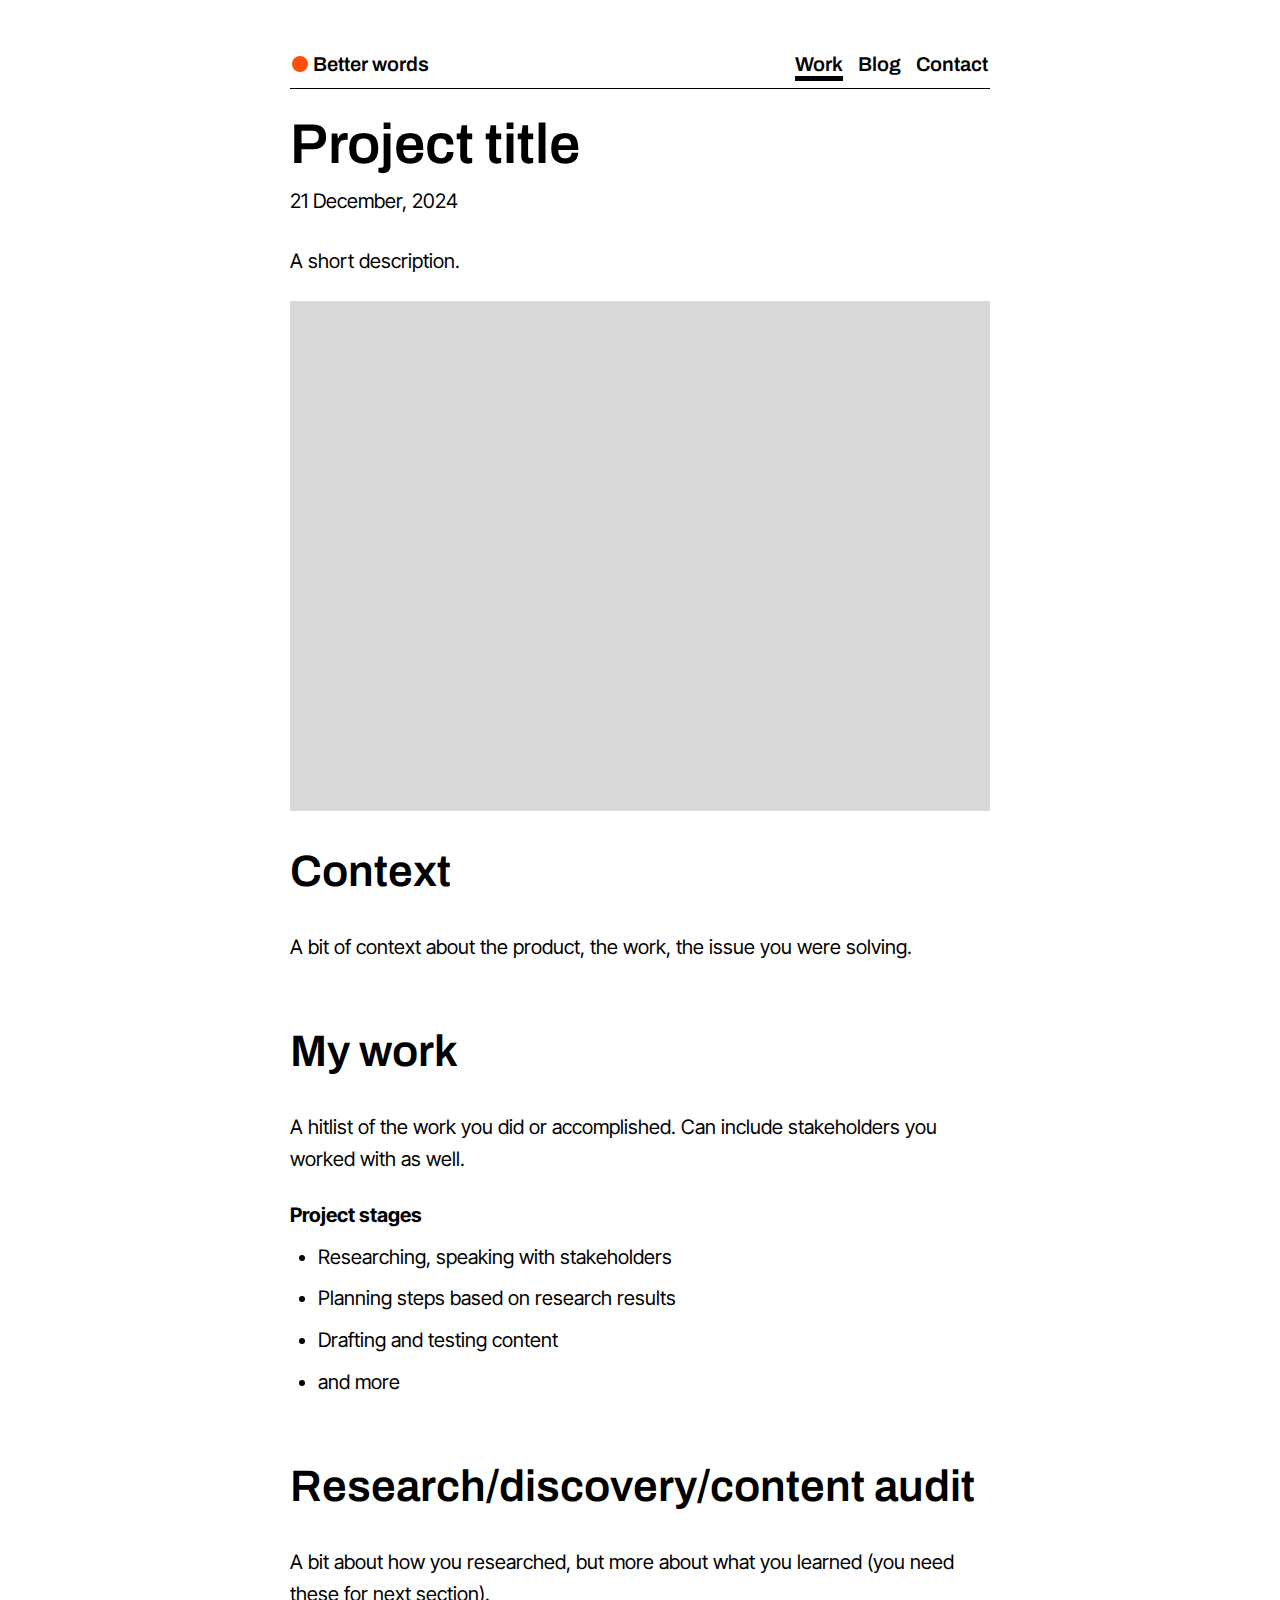
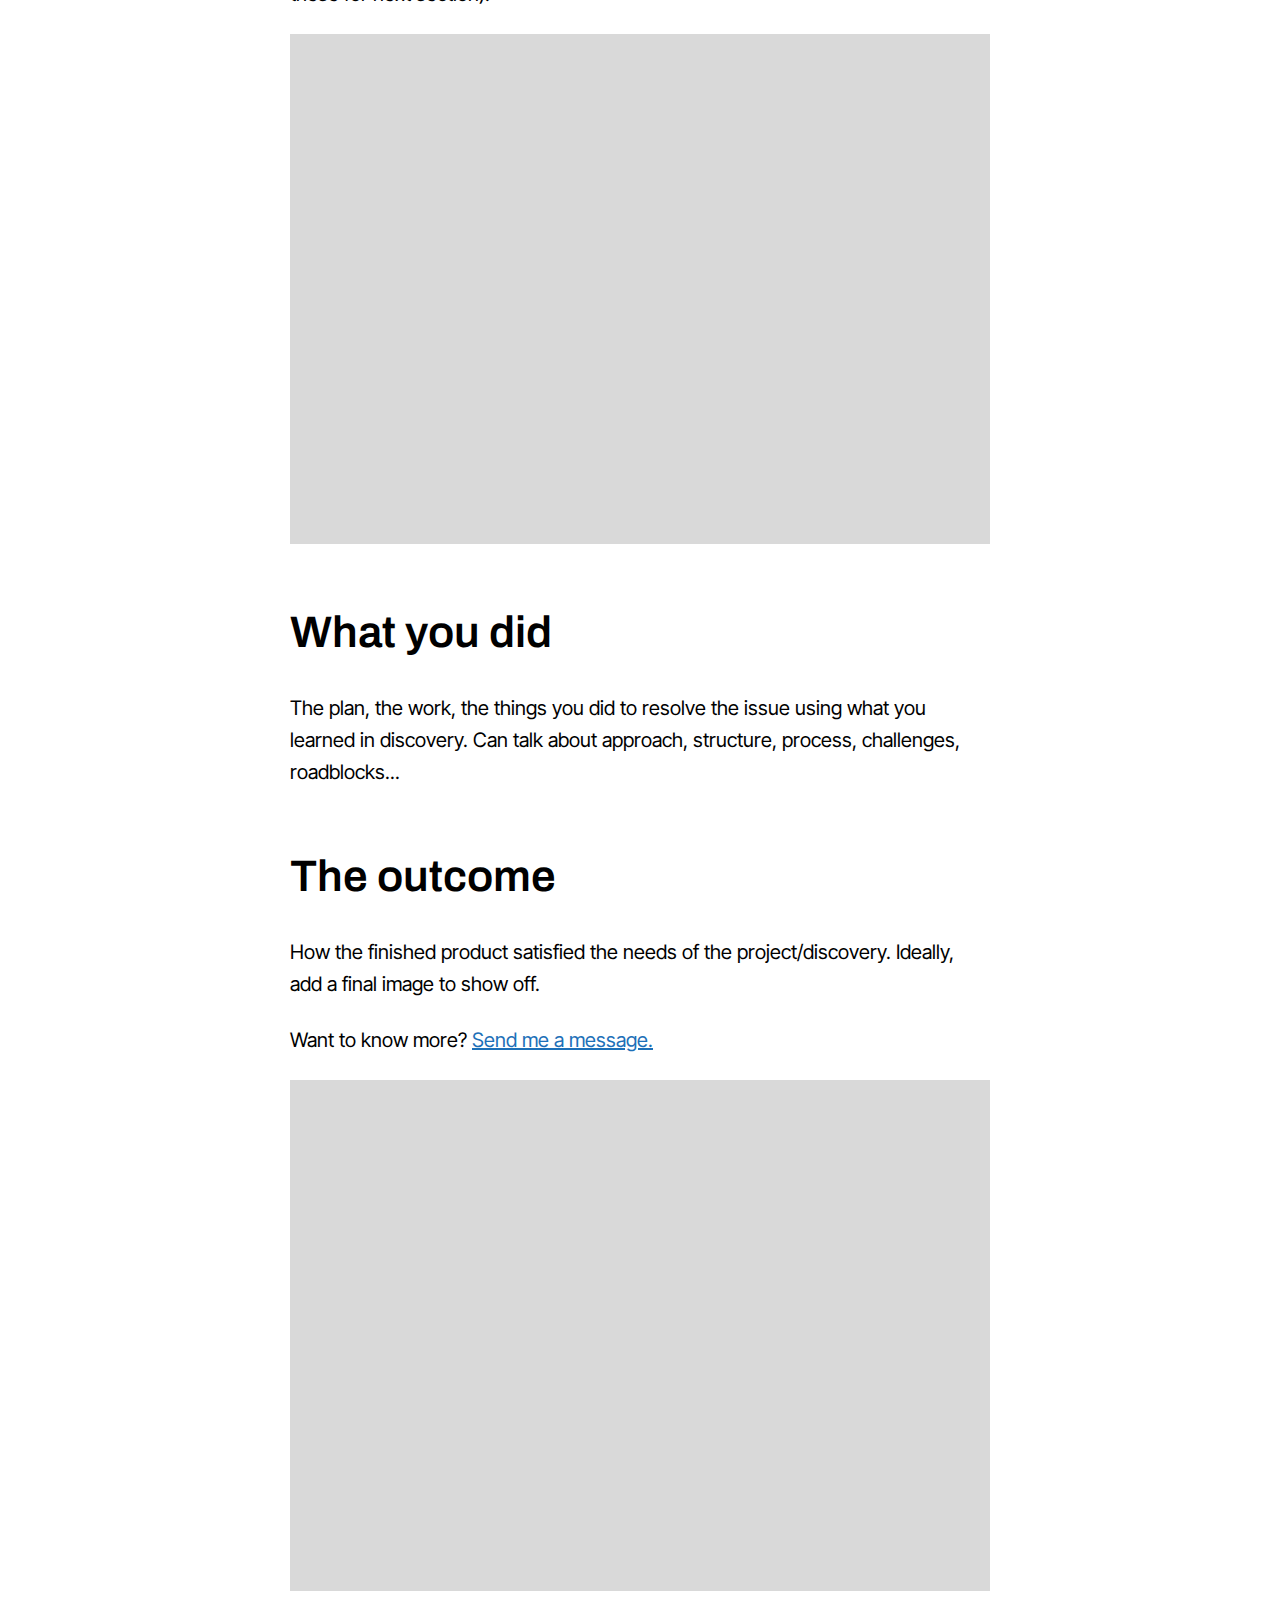
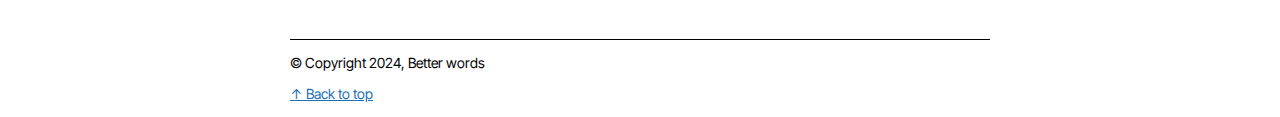
<file: portfolio/00work_template.html>
<!DOCTYPE html>
<html lang="en">
<head>
    <link rel="stylesheet" href="../css/style.css">
    <link rel="shortcut icon" type="image/x-icon" href="../favicon.ico">
    <meta charset="UTF-8">
    <meta http-equiv="X-UA-Compatible" content="IE=edge">
    <meta name="viewport" content="width=device-width, initial-scale=1.0">
    <meta name="description" content="A selection of Yves' work on content design, technical writing, and more.">
    <title>Work - Better words</title>
</head>

<header>
    <a href="#main" class="skip">Skip to main content</a>
    <nav id="intro">
        <a id="title" href="../index.html">Better words</a>
        <a class="navselected" id="work" href="../work.html">Work</a>
        <a id="blog" href="../blog.html">Blog</a>
        <a id="contact" href="../contact.html">Contact</a>
    </nav>

</header>

<body>
    <main id="main">


    <h1>Project title</h1>
    <time date="2024-12-21">21 December, 2024</time>

            <p>A short description.</p>

<section id="projectpage">

    <div class="cell" style="margin: var(--margin_h2);">
        <img src="../images/image.jpg" loading="lazy">
    </div>

    <h2>Context</h2>
    <p>A bit of context about the product, the work, the issue you were solving.</p>
    <h2>My work</h2>
    <p>A hitlist of the work you did or accomplished. Can include stakeholders you worked with as well.</p>
    <p><b>Project stages</b></p>
    <ul>
        <li>Researching, speaking with stakeholders</li>
        <li>Planning steps based on research results</li>
        <li>Drafting and testing content</li>
        <li>and more</li>
    </ul>
    <h2>Research/discovery/content audit</h2>
    <p>A bit about how you researched, but more about what you learned (you need these for next section).</p>
    
    <div class="cell" style="margin: var(--margin_h2);">
        <img src="../images/image.jpg" loading="lazy">
    </div>
    
    <h2>What you did</h2>
    <p>The plan, the work, the things you did to resolve the issue using what you learned in discovery. Can talk about approach, structure, process, challenges, roadblocks...</p>
    <h2>The outcome</h2>
    <p>How the finished product satisfied the needs of the project/discovery. Ideally, add a final image to show off.</p>

    
    <p>Want to know more? <a href="../contact.html">Send me a message.</a></p>   
    <div class="cell" style="margin: var(--margin_h2);">
        <img src="../images/image.jpg" loading="lazy">
    </div>

    </section>

</main>

<footer>

    <p class="small">
        &copy; Copyright 2024, Better words
    </p>
    <p class="small"><a href="#top">↑ Back to top</a></p>
</footer>

</body>
</html>
</file>
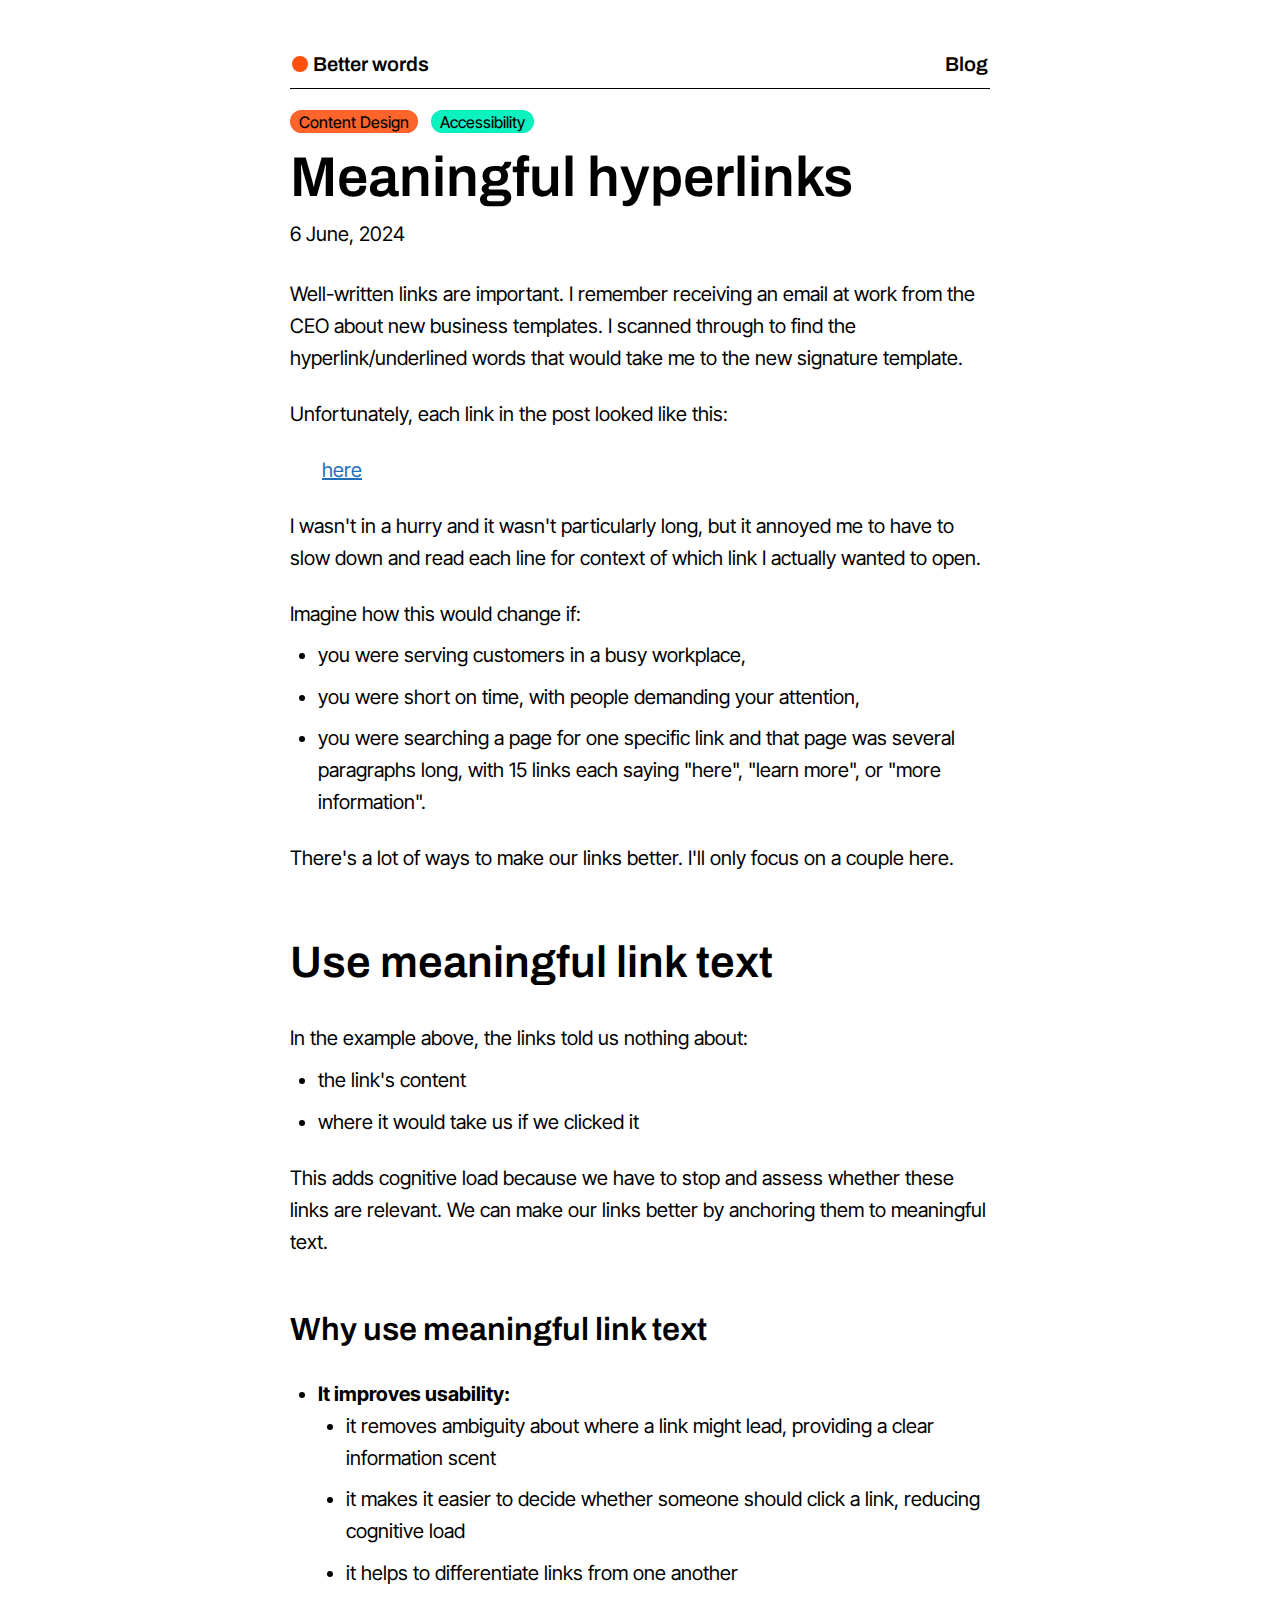
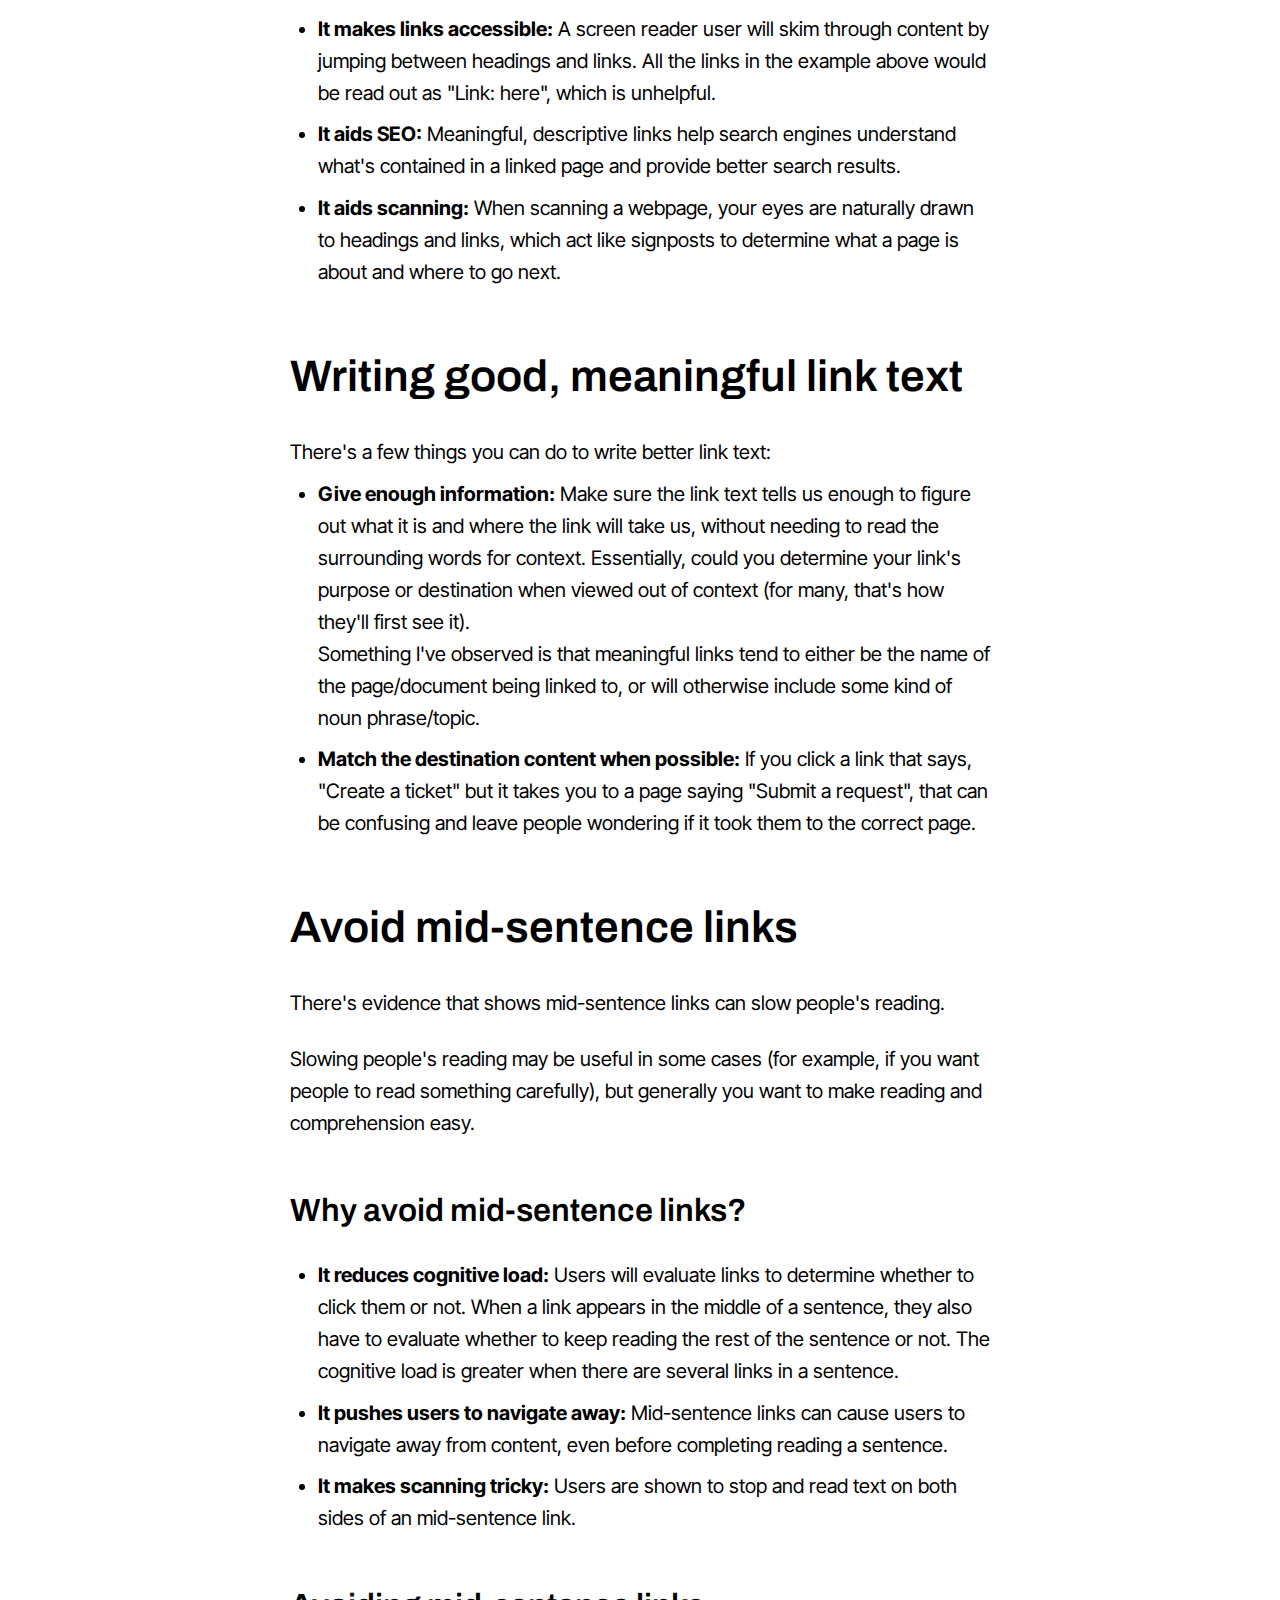
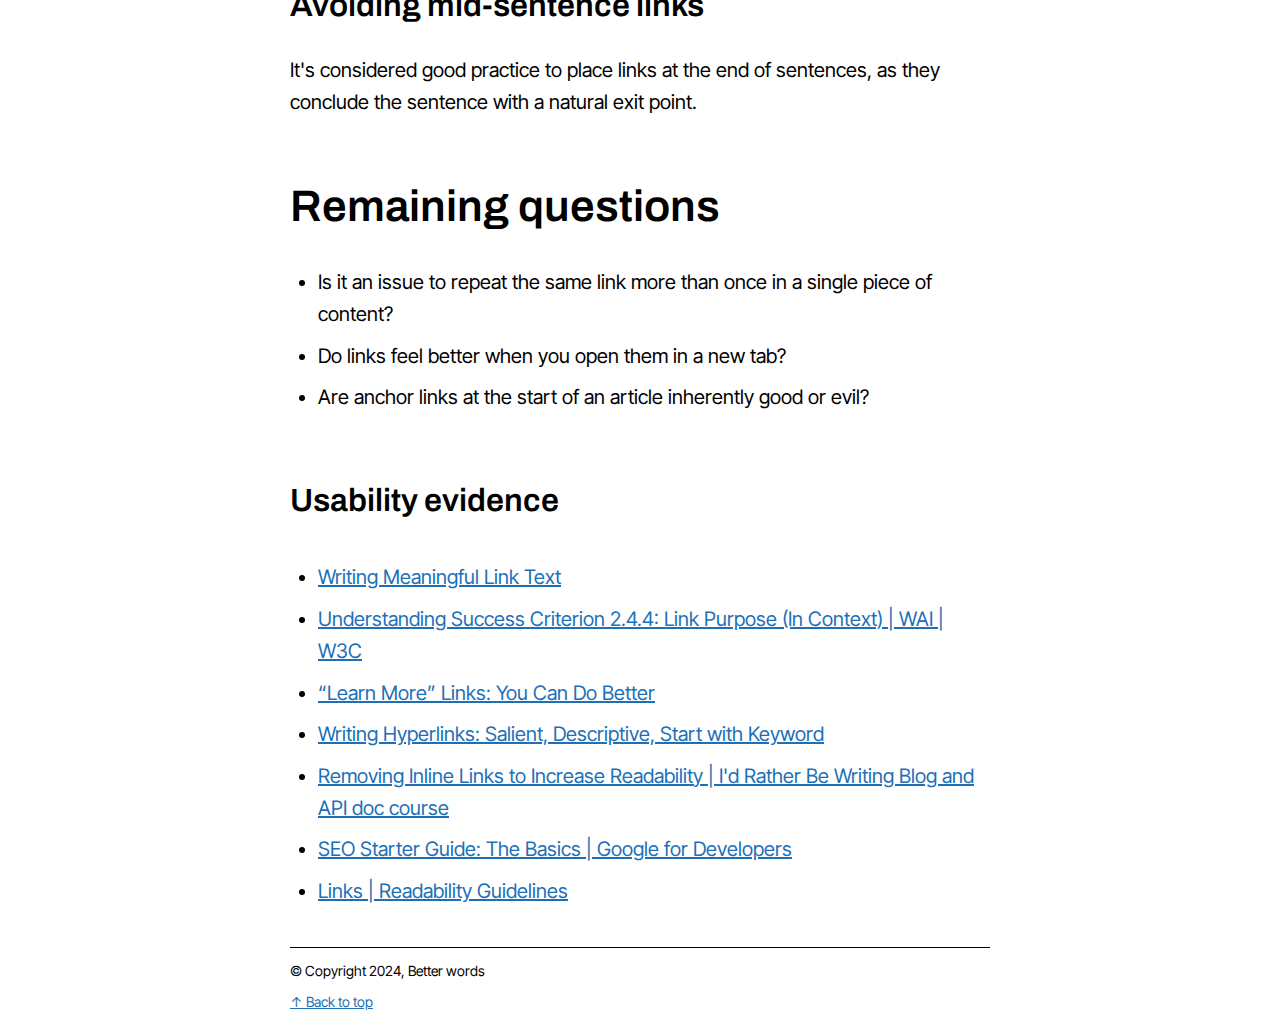
<file: blogposts/2024/2024_06_09_meaningful_hyperlinks.html>
<!DOCTYPE html>
<html lang="en">

<head>
    <link rel="stylesheet" href="../../css/style.css">
    <link rel="shortcut icon" type="image/x-icon" href="../../favicon.ico">
    <meta charset="UTF-8">
    <meta http-equiv="X-UA-Compatible" content="IE=edge">
    <meta name="viewport" content="width=device-width, initial-scale=1.0">
    <title>Meaningful hyperlinks – Better words</title>
</head>

<body>

    <!-- ### HEADER ### -->

    <header>
        <a href="#main" class="skip">Skip to main content</a>

        <nav id="intro">
            <a id="title" href="../../index.html">Better words</a>
            <a id="blog" href="../../blog.html">Blog</a>
        </nav>

    </header>

    <!-- ### CONTENT ### -->

    <main id="main">
        <tags role="content tags">
            <a class="chip"  id="tag_content_design" href="../categories.html#cat_content_design">Content Design</a>
            <a class="chip" id="tag_accessibility" href="../categories.html#cat_accessibility">Accessibility</a>
        </tags>

        <h1>Meaningful hyperlinks</h1>
        <time date="2024-06-09">6 June, 2024</time>

        <p>Well-written links are important. I remember receiving an email at work from the CEO about new business templates. I scanned through to find the hyperlink/underlined words that would take me to
            the new signature template.</p>
        <p>Unfortunately, each link in the post looked like this:</p>
        <p style="padding-left: 2rem;"><a href="#">here</a></p>

        <p>I wasn't in a hurry and it wasn't particularly long, but it annoyed me to have to slow down and read each
            line for context of which link I actually wanted to open.</p>
        <p>Imagine how this would change if:
        </p>
        <ul>
            <li>you were serving customers in a busy workplace,</li>
            <li>you were short on time, with people demanding your attention,</li>
            <li>you were searching a page for one specific link and that page was several paragraphs long, with 15 links
                each saying "here", "learn more", or "more information".</li>
        </ul>
        <p>There's a lot of ways to make our links better. I'll only focus on a couple here.</p>
        <h2>Use meaningful link text</h2>
        <p>In the example above, the links told us nothing about:</p>
        <ul>
            <li>the link's content</li>
            <li>where it would take us if we clicked it</li>
        </ul>
        <p>
            This adds cognitive load because we have to stop and assess whether these links are relevant. We can make
            our links better by anchoring them to meaningful text.

        </p>

        <h3>
            Why use meaningful link text
        </h3>


        <ul>
            <li><b>It improves usability:</b>
                <ul>
                    <li>
                        it removes ambiguity about where a link might lead, providing a clear information scent
                    </li>
                    <li>
                        it makes it easier to decide whether someone should click a link, reducing cognitive load
                    </li>
                    <li>
                        it helps to differentiate links from one another
                    </li>
                </ul>

            </li>
            <li>
                <b>It makes links accessible:</b> A screen reader user will skim through content by jumping between
                headings and links. All the links in the example above would be read out as "Link: here", which is
                unhelpful.

            </li>
            <li>
                <b>It aids SEO:</b> Meaningful, descriptive links help search engines understand what's contained in a
                linked page and provide better search results.
            </li>
            <li>
                <b>It aids scanning:</b> When scanning a webpage, your eyes are naturally drawn to headings and links,
                which act like signposts to determine what a page is about and where to go next.

            </li>
        </ul>
        <h2>Writing good, meaningful link text</h2>
        <p>There's a few things you can do to write better link text:</p>
        <ul>
            <li>
                <b>Give enough information:</b> Make sure the link text tells us enough to figure out what it is and
                where the link will take us, without needing to read the surrounding words for context. Essentially,
                could you determine your link's purpose or destination when viewed out of context (for many, that's how
                they'll first see it).
                <br />Something I've observed is that meaningful links tend to either be the name of the page/document
                being linked to, or will otherwise include some kind of noun phrase/topic.
            </li>
            <li><b>Match the destination content when possible:</b> If you click a link that says, "Create a ticket" but
                it takes you to a page saying "Submit a request", that can be confusing and leave people wondering if it
                took them to the correct page.</li>


        </ul>

        <h2>Avoid mid-sentence links</h2>
        <p>There's evidence that shows mid-sentence links can slow people's reading. </p>
        <p> Slowing people's reading may be useful in some cases (for example, if you want people to read something
            carefully), but generally you want to make reading and comprehension easy.
        </p>

        <h3>Why avoid mid-sentence links?</h3>
        <ul>
            <li><b>It reduces cognitive load:</b>
                Users will evaluate links to determine whether to click them or not. When a link appears in the middle
                of a sentence, they also have to evaluate whether to keep reading the rest of the sentence or not. The
                cognitive load is greater when there are several links in a sentence.

            </li>
            <li><b>It pushes users to navigate away:</b>
                Mid-sentence links can cause users to navigate away from content, even before completing reading a
                sentence.
            </li>
            <li><b>It makes scanning tricky:</b>
                Users are shown to stop and read text on both sides of an mid-sentence link.
            </li>
        </ul>

        <h3>Avoiding mid-sentence links</h3>
        <p> It's considered good practice to place links at the end of sentences, as they conclude the sentence with a
            natural exit point.
        </p>

        <h2>Remaining questions</h2>
        <ul>
            <li>Is it an issue to repeat the same link more than once in a single piece of content?</li>
            <li>Do links feel better when you open them in a new tab?</li>
            <li>Are anchor links at the start of an article inherently good or evil?</li>
        </ul>

        <h2 style="font-size: var(--fontsize_h3);">Usability evidence</h2>

        <ul>
            <li><a href="https://wcag.com/blog/writing-meaningful-link-text/">Writing Meaningful Link Text</a></li>
            <li><a href="https://www.w3.org/WAI/WCAG21/Understanding/link-purpose-in-context.html">Understanding Success
                    Criterion 2.4.4: Link Purpose (In Context) | WAI | W3C</a></li>
            <li><a href="https://www.nngroup.com/articles/learn-more-links/">“Learn More” Links: You Can Do Better</a>
            </li>
            <li><a href="https://www.nngroup.com/articles/writing-links/">Writing Hyperlinks: Salient, Descriptive,
                    Start with Keyword</a></li>
            <li><a
                    href="https://idratherbewriting.com/2010/06/19/finally-convinced-about-removing-inline-links-to-increase-readability/">Removing
                    Inline Links to Increase Readability | I'd Rather Be Writing Blog and API doc course</a></li>
            <li><a
                    href="https://developers.google.com/search/docs/fundamentals/seo-starter-guide?hl=en&visit_id=638235081176630028-371915536&rd=1">SEO
                    Starter Guide: The Basics | Google for Developers</a></li>
            <li><a href="https://readabilityguidelines.co.uk/content-design/links/">Links | Readability Guidelines</a>
            </li>
        </ul>

    </main>
    <footer>
        <p class="small">
            &copy; Copyright 2024, Better words
        </p>
        <p class="small"><a href="#top">↑ Back to top</a></p>
   
    </footer>
</body>

</html>
</file>
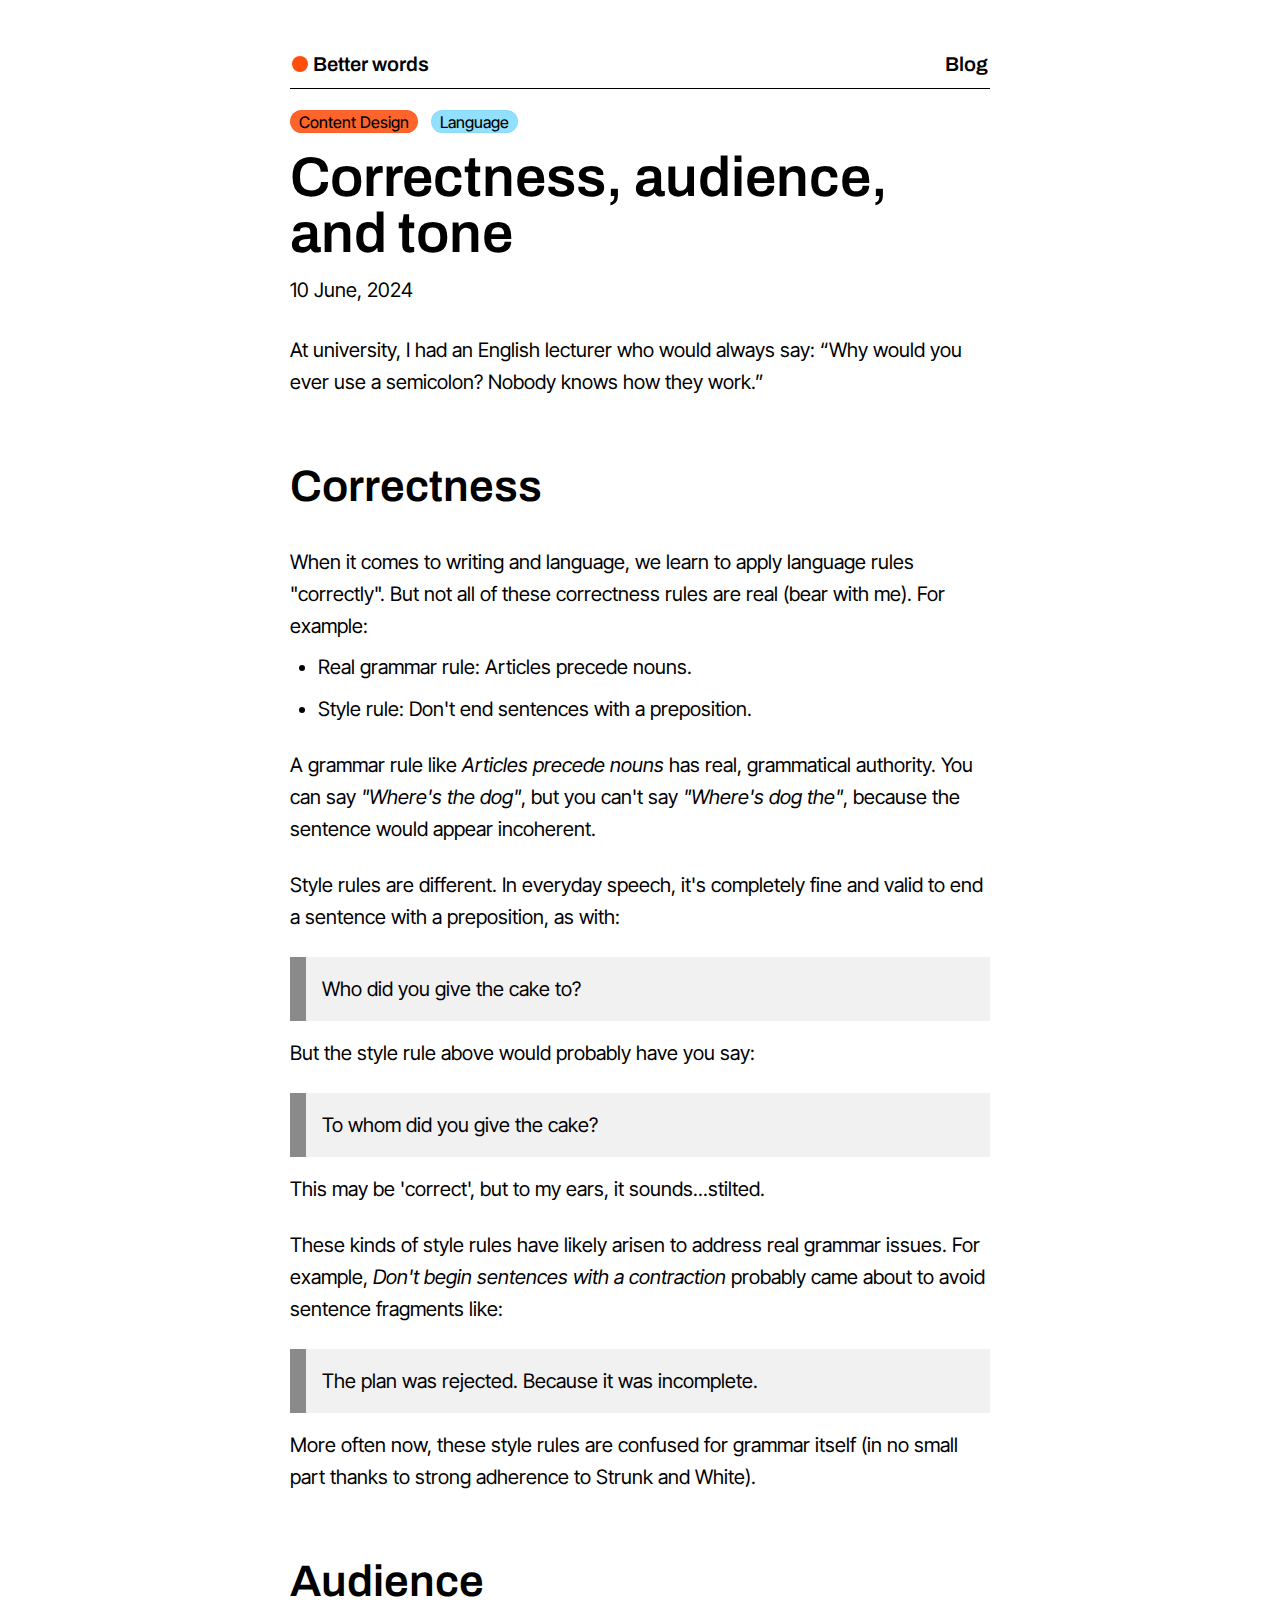
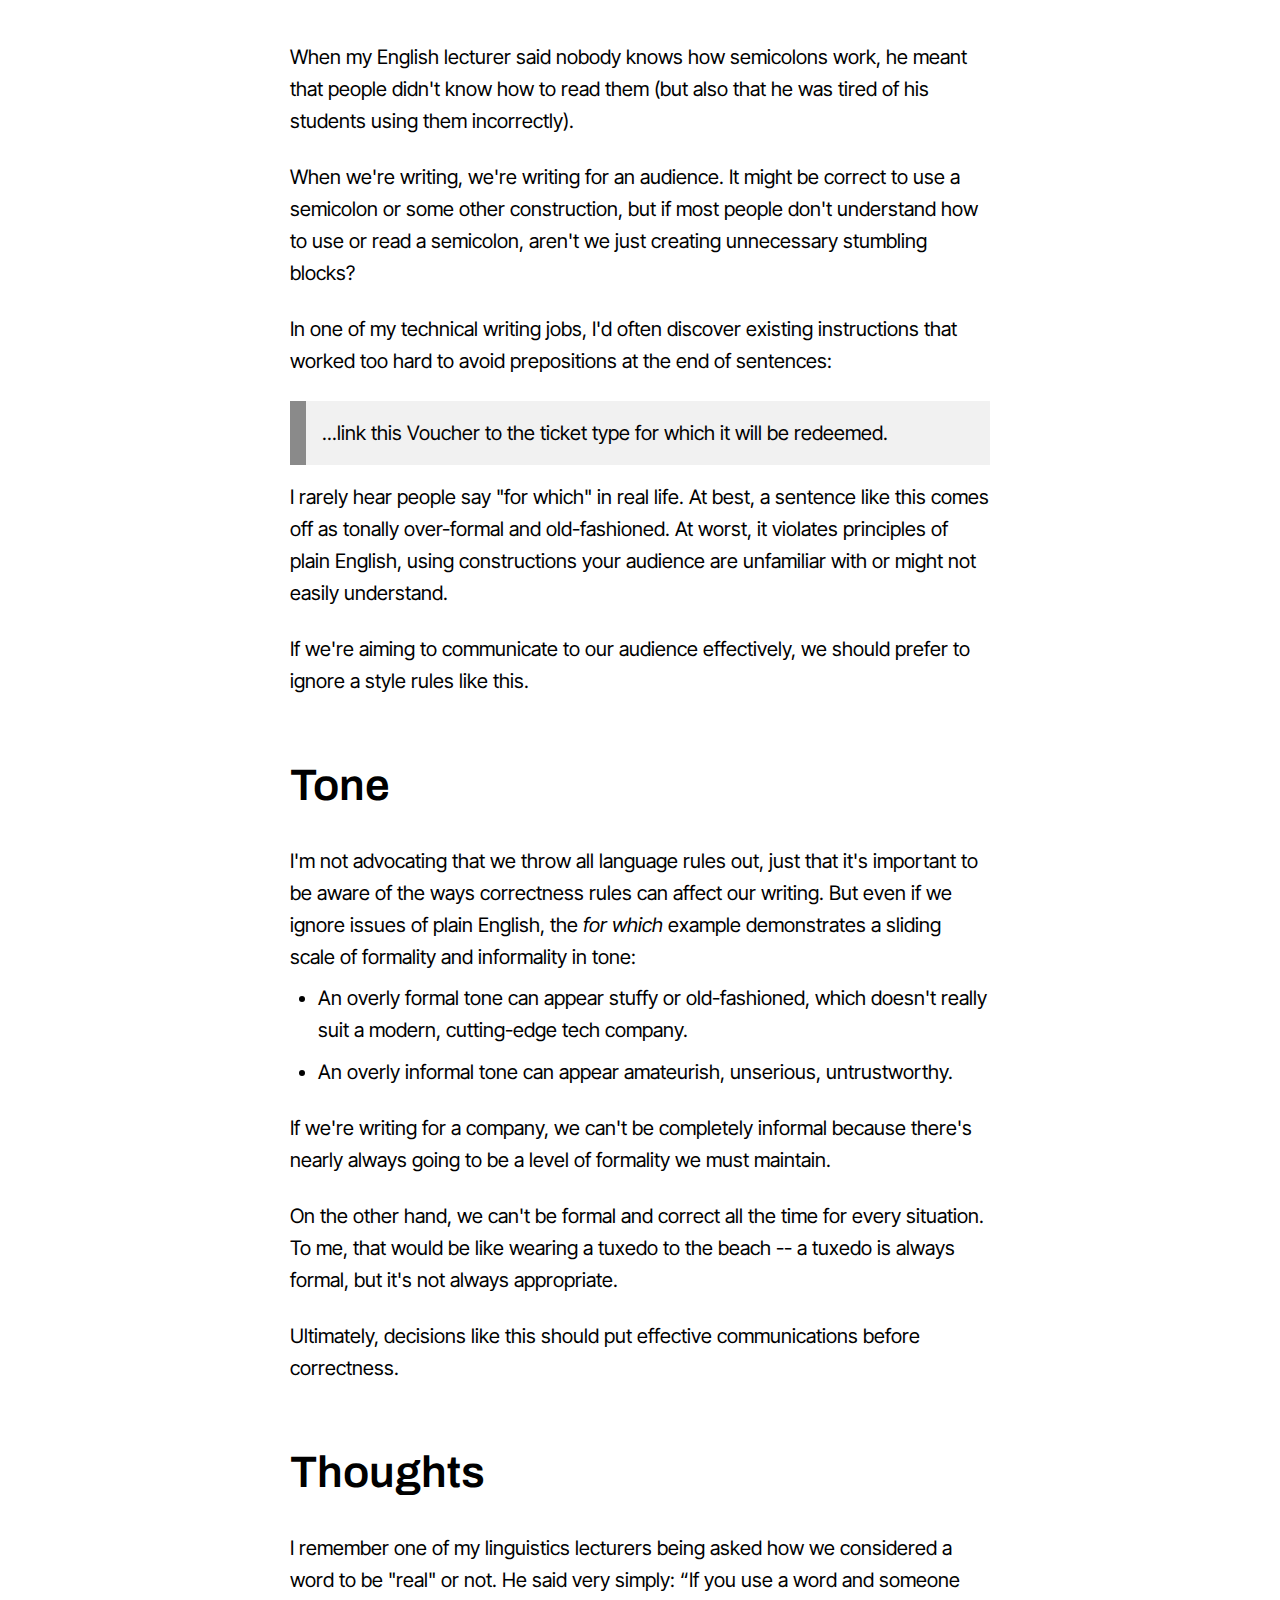
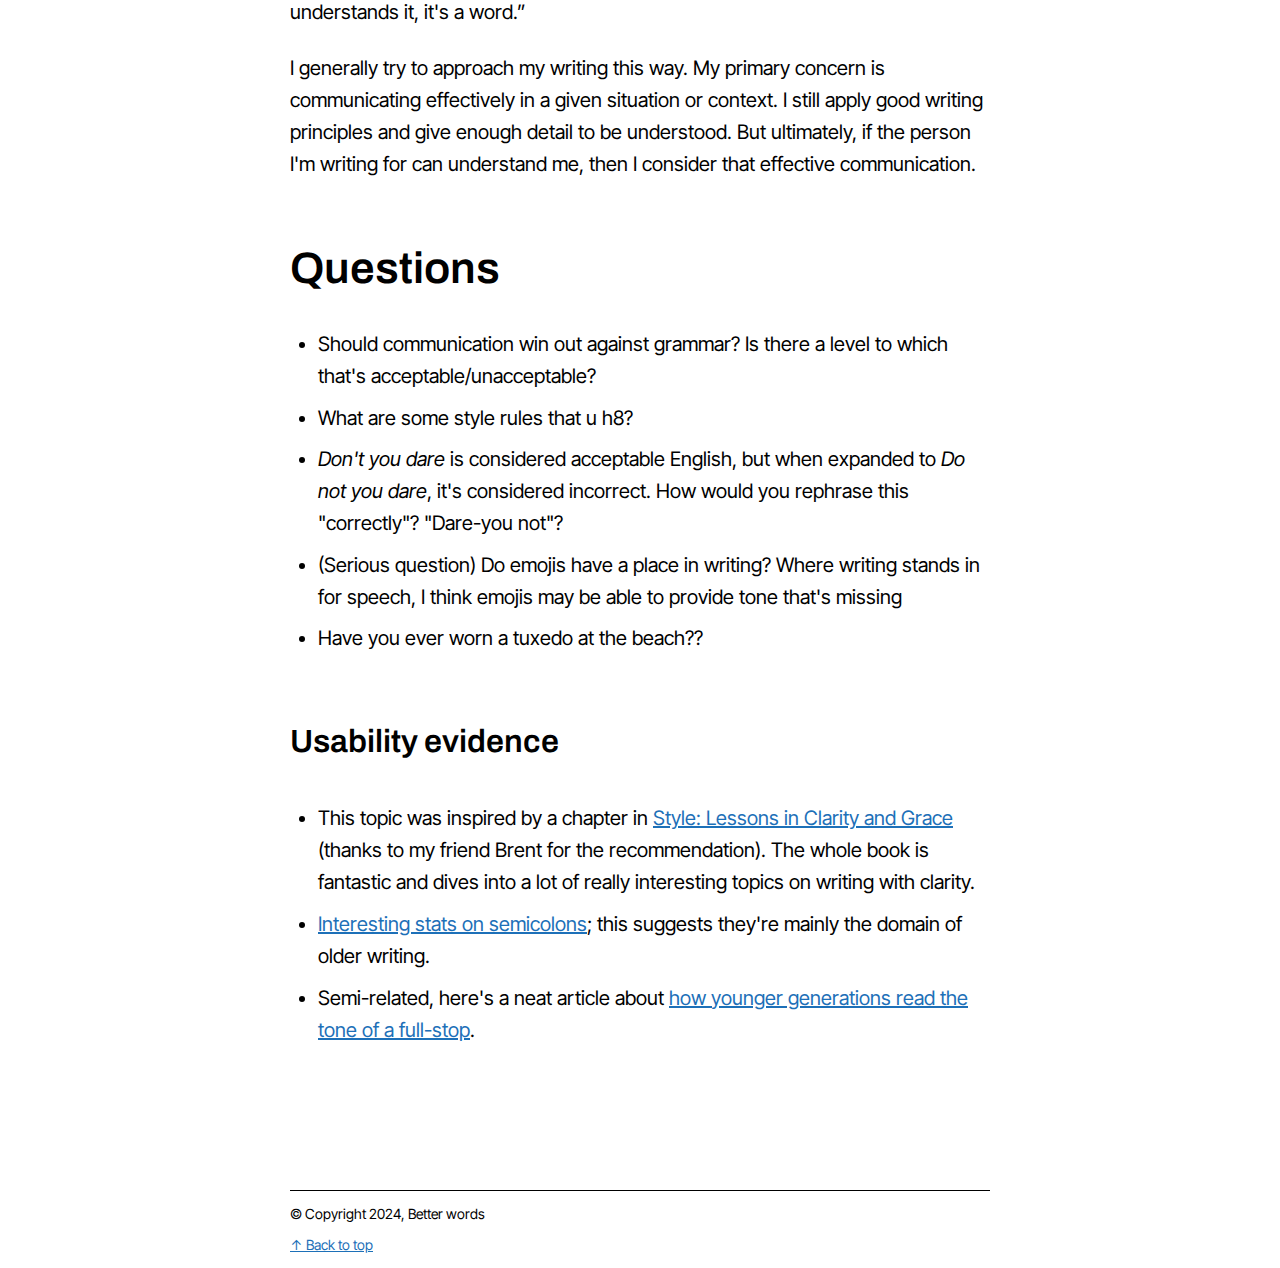
<file: blogposts/2024/2024_06_10_correctness_audience_tone.html>
<!DOCTYPE html>
<html lang="en">

<head>
    <link rel="stylesheet" href="../../css/style.css">
    <link rel="shortcut icon" type="image/x-icon" href="../../favicon.ico">
    <meta charset="UTF-8">
    <meta http-equiv="X-UA-Compatible" content="IE=edge">
    <meta name="viewport" content="width=device-width, initial-scale=1.0">
    <title>Correctness, audience, and tone – Better words</title>
</head>

<body>

    <!-- ### HEADER ### -->

    <header>
        <a href="#main" class="skip">Skip to main content</a>
        <nav id="navigation">
            <a id="title" href="../../index.html">Better words</a>
            <a id="blog" href="../../blog.html">Blog</a>
        </nav>
    </header>

    <!-- ### CONTENT ### -->

    <main id="main">
        <article>
            <tags role="content tags">
                <a class="chip" id="tag_content_design" href="../categories.html#cat_content_design">Content Design</a>
                <a class="chip" id="tag_language" href="../categories.html#cat_Language">Language</a>
            </tags>
            <h1>Correctness, audience, and tone</h1>
            <time date="2024-06-10">10 June, 2024</time>

            <p>
                At university, I had an English lecturer who would always say: <q>Why would you ever use a semicolon?
                    Nobody knows how they work.</q>
            </p>

            <h2>Correctness</h2>

            <p>
                When it comes to writing and language, we learn to apply language rules "correctly". But not all of
                these correctness rules are real (bear with me). For example:

            </p>
            <ul>
                <li>
                    Real grammar rule: Articles precede nouns.
                </li>
                <li>
                    Style rule: Don't end sentences with a preposition.
                </li>
            </ul>
            <p>
                A grammar rule like <i>Articles precede nouns</i> has real, grammatical authority. You can say <i>"Where's the
                dog"</i>, but you can't say <i>"Where's dog the"</i>, because the sentence would appear incoherent.
            </p>
            <p>
                Style rules are different. In everyday speech, it's completely fine and valid to end a sentence with a
                preposition, as with:
            </p>
            <blockquote>
                Who did you give the cake to?
            </blockquote>
            <p>
                But the style rule above would probably have you say:
            </p>
            <blockquote>
                To whom did you give the cake?
            </blockquote>
            <p>
                This may be 'correct', but to my ears, it sounds...stilted.
            </p>
            <p>
                These kinds of style rules have likely arisen to address real grammar issues. For example, <i>Don't
                    begin
                    sentences with a contraction</i> probably came about to avoid sentence fragments like:
            </p>
            <blockquote>
                The plan was rejected. Because it was incomplete.
            </blockquote>
            <p>
                More often now, these style rules are confused for grammar itself (in no small part thanks to strong adherence to Strunk and White).
            </p>

            <h2>Audience</h2>
            <p>
                When my English lecturer said nobody knows how semicolons work, he meant that people didn't know how to
                read them (but also that he was tired of his students using them incorrectly).

            </p>
            <p>
                When we're writing, we're writing for an audience. It might be correct to use a semicolon or some other
                construction, but if most people don't understand how to use or read a semicolon, aren't we just
                creating unnecessary stumbling blocks?
            </p>

            <p>
                In one of my technical writing jobs, I'd often discover existing instructions that worked too hard to avoid
                prepositions at the end of sentences:
            </p>

            <blockquote>
                ...link this Voucher to the ticket type for which it will be redeemed.
            </blockquote>
            <p>
                I rarely hear people say "for which" in real life. At best, a sentence like this comes off as tonally
                over-formal and old-fashioned. At worst, it violates principles of plain English, using constructions
                your audience are unfamiliar with or might not easily understand.
            </p>
            <p>
                If we're aiming to communicate to our audience effectively, we should prefer to ignore a style rules
                like this.

            </p>
            <h2>
                Tone
            </h2>
            <p>
                I'm not advocating that we throw all language rules out, just that it's important to be aware of the
                ways correctness rules can affect our writing. But even if we ignore issues of plain English, the <i>for
                    which</i> example demonstrates a sliding scale of formality and informality in tone:

            </p>
            <ul>
                <li>
                    An overly formal tone can appear stuffy or old-fashioned, which doesn't really suit a modern,
                    cutting-edge tech company.
                </li>
                <li>
                    An overly informal tone can appear amateurish, unserious, untrustworthy.
                </li>
            </ul>
            <p>
                If we're writing for a company, we can't be completely informal because there's nearly always going to
                be a level of formality we must maintain.

            </p>
            <p>
                On the other hand, we can't be formal and correct all the time for every situation. To me, that would be
                like wearing a tuxedo to the beach -- a tuxedo is always formal, but it's not always appropriate.
            </p>

            <p>Ultimately, decisions like this should put effective communications before correctness.</p>

            <h2>Thoughts</h2>
            <p>
                I remember one of my linguistics lecturers being asked how we considered a word to be "real" or not. He
                said very simply: <q>If you use a word and someone understands it, it's a word.</q>
            </p>
            <p>
                I generally try to approach my writing this way. My primary concern is communicating effectively in a
                given situation or context. I still apply good writing principles and give enough detail to be
                understood. But ultimately, if the person I'm writing for can understand me, then I consider that
                effective communication.

            </p>


            <h2>Questions</h2>
            <ul>
                <li>
                    Should communication win out against grammar? Is there a level to which that's
                    acceptable/unacceptable?

                </li>
                <li>
                    What are some style rules that u h8?
                </li>
                <li>
                    <i>Don't you dare</i> is considered acceptable English, but when expanded to <i>Do not you dare</i>,
                    it's considered incorrect. How would you rephrase this "correctly"? "Dare-you not"?

                </li>
                <li>
                    (Serious question) Do emojis have a place in writing? Where writing stands in for speech, I think
                    emojis may be able to provide tone that's missing
                </li>
                <li> Have you ever worn a tuxedo at the beach??
                </li>
            </ul>

            <h2 style="font-size: var(--fontsize_h3);">Usability evidence</h2>
            <ul>
                <li>
                    This topic was inspired by a chapter in <a
                        href="https://en.wikipedia.org/wiki/Style:_Lessons_in_Clarity_and_Grace">Style: Lessons in
                        Clarity and Grace</a> (thanks to my friend Brent for the recommendation). The whole book is
                    fantastic and dives into a lot of really interesting topics on writing with clarity.

                </li>
                <li>
                    <a
                        href="https://compote.slate.com/images/7f938c8f-4b77-4337-b0de-c9f2fef82497.jpg?crop=590,842,x0,y0&width=840">Interesting
                        stats on semicolons</a>; this suggests they're mainly the domain of older writing.

                </li>
                <li>
                    Semi-related, here's a neat article about <a
                        href="https://www.nytimes.com/2021/06/29/crosswords/texting-punctuation-period.html">how younger
                        generations read the tone of a full-stop</a>.
                </li>
            </ul>

        </article>
    </main>
    <!-- ### FOOTER ### -->

    <footer>

        <p class="small">
            &copy; Copyright 2024, Better words
        </p>
        <p class="small"><a href="#top">↑ Back to top</a></p>
    </footer>
</body>

</html>
</file>
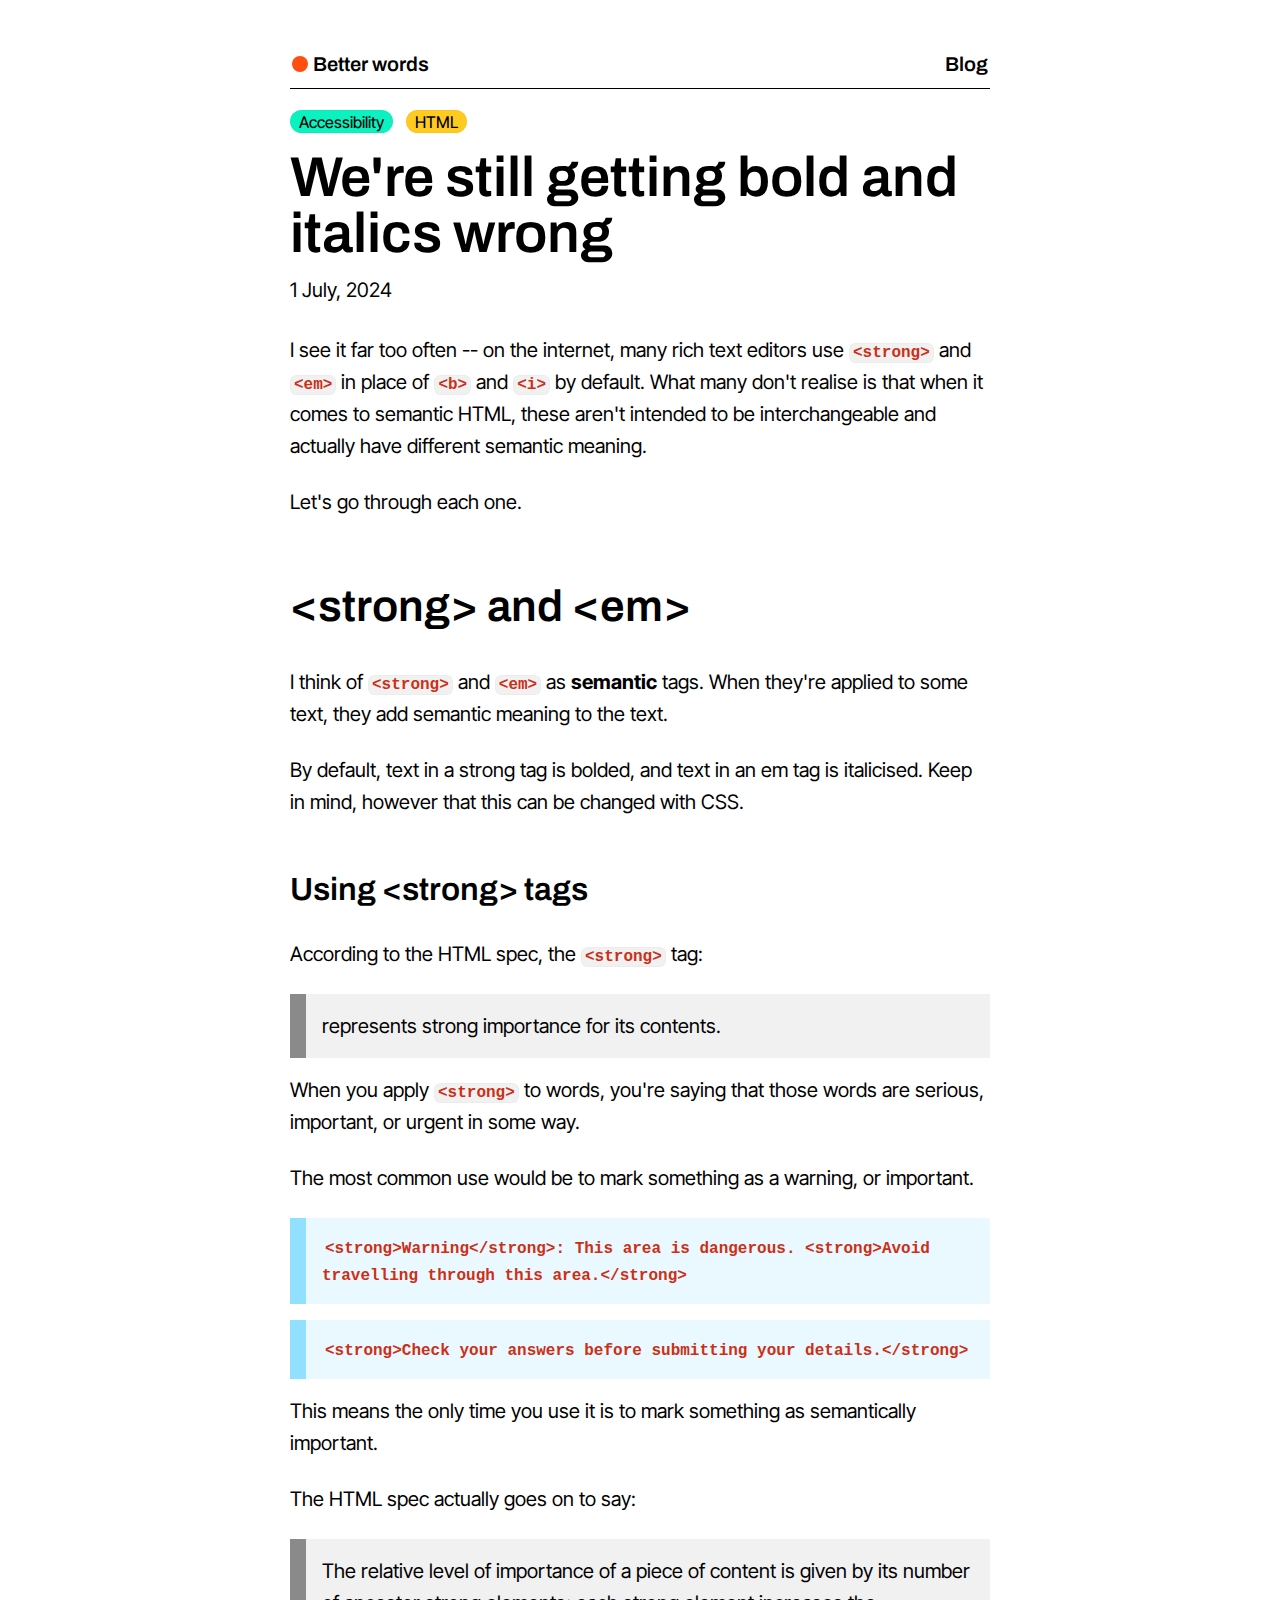
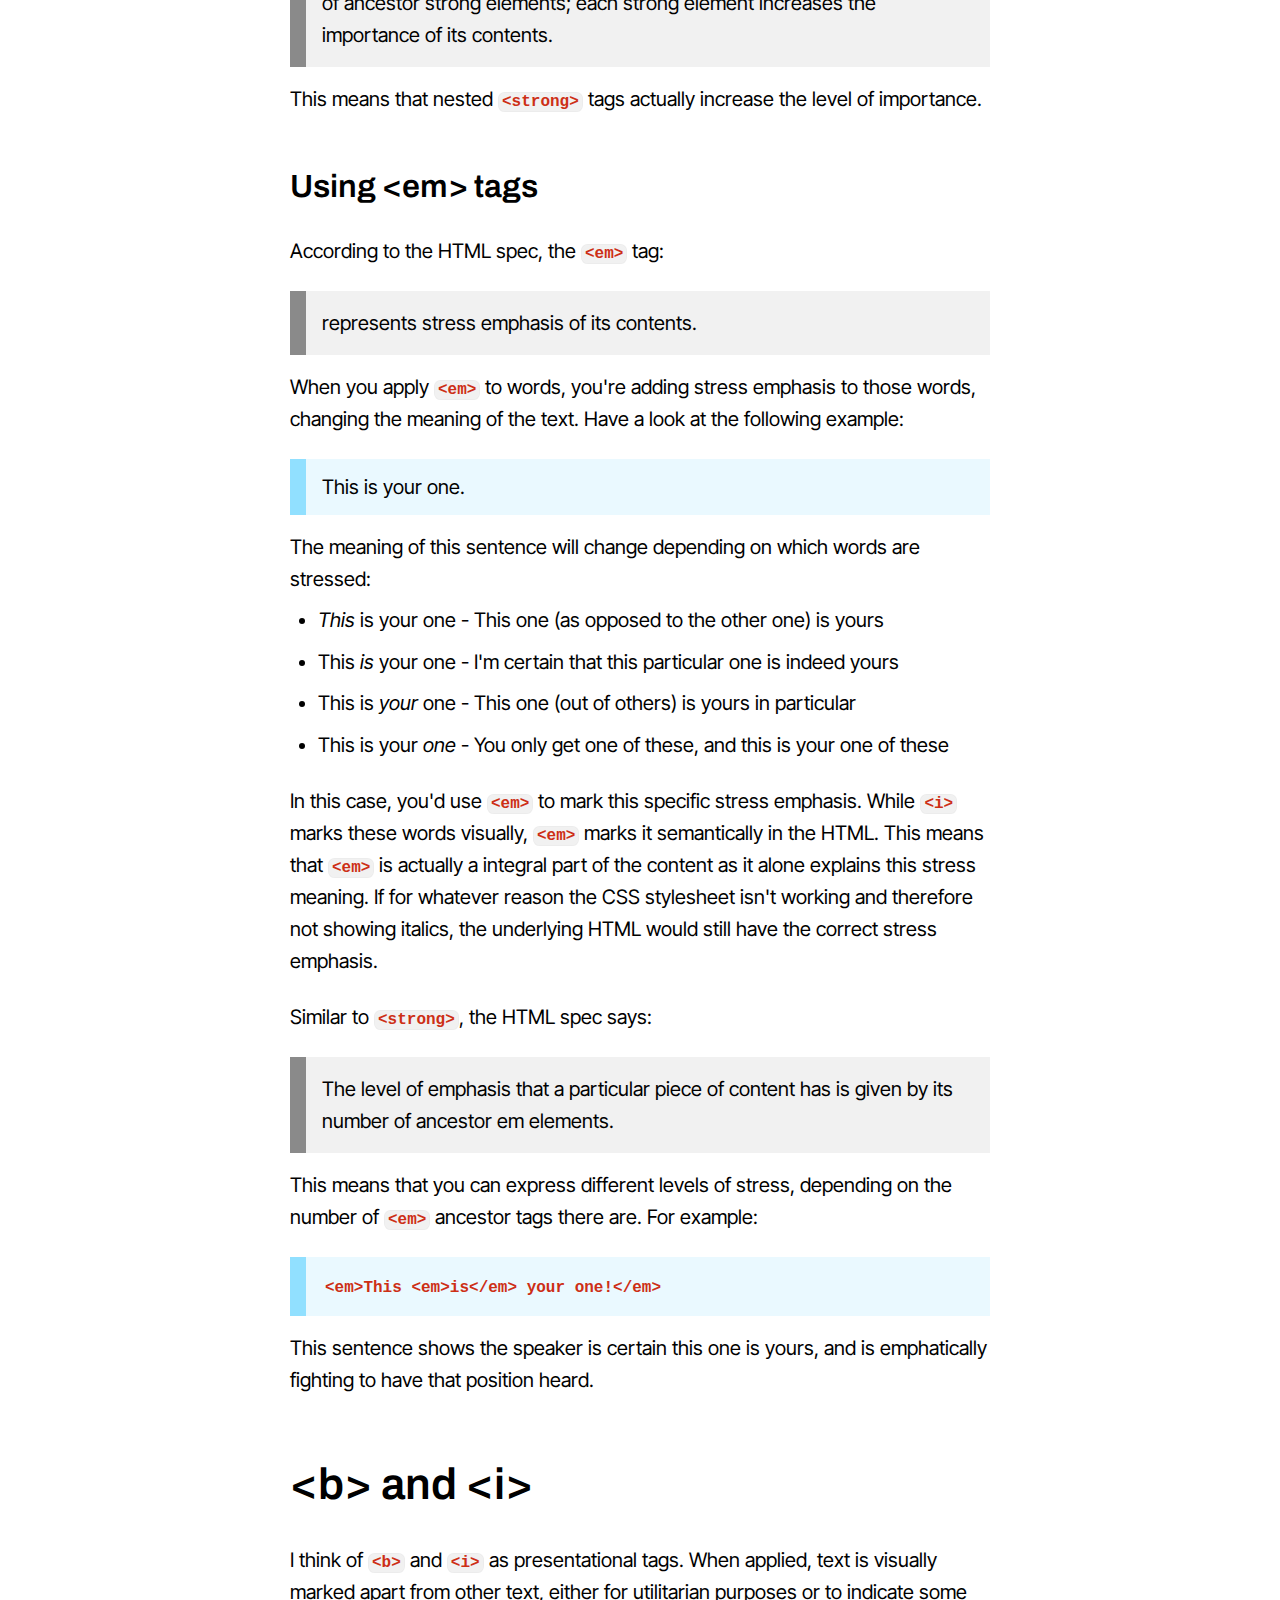
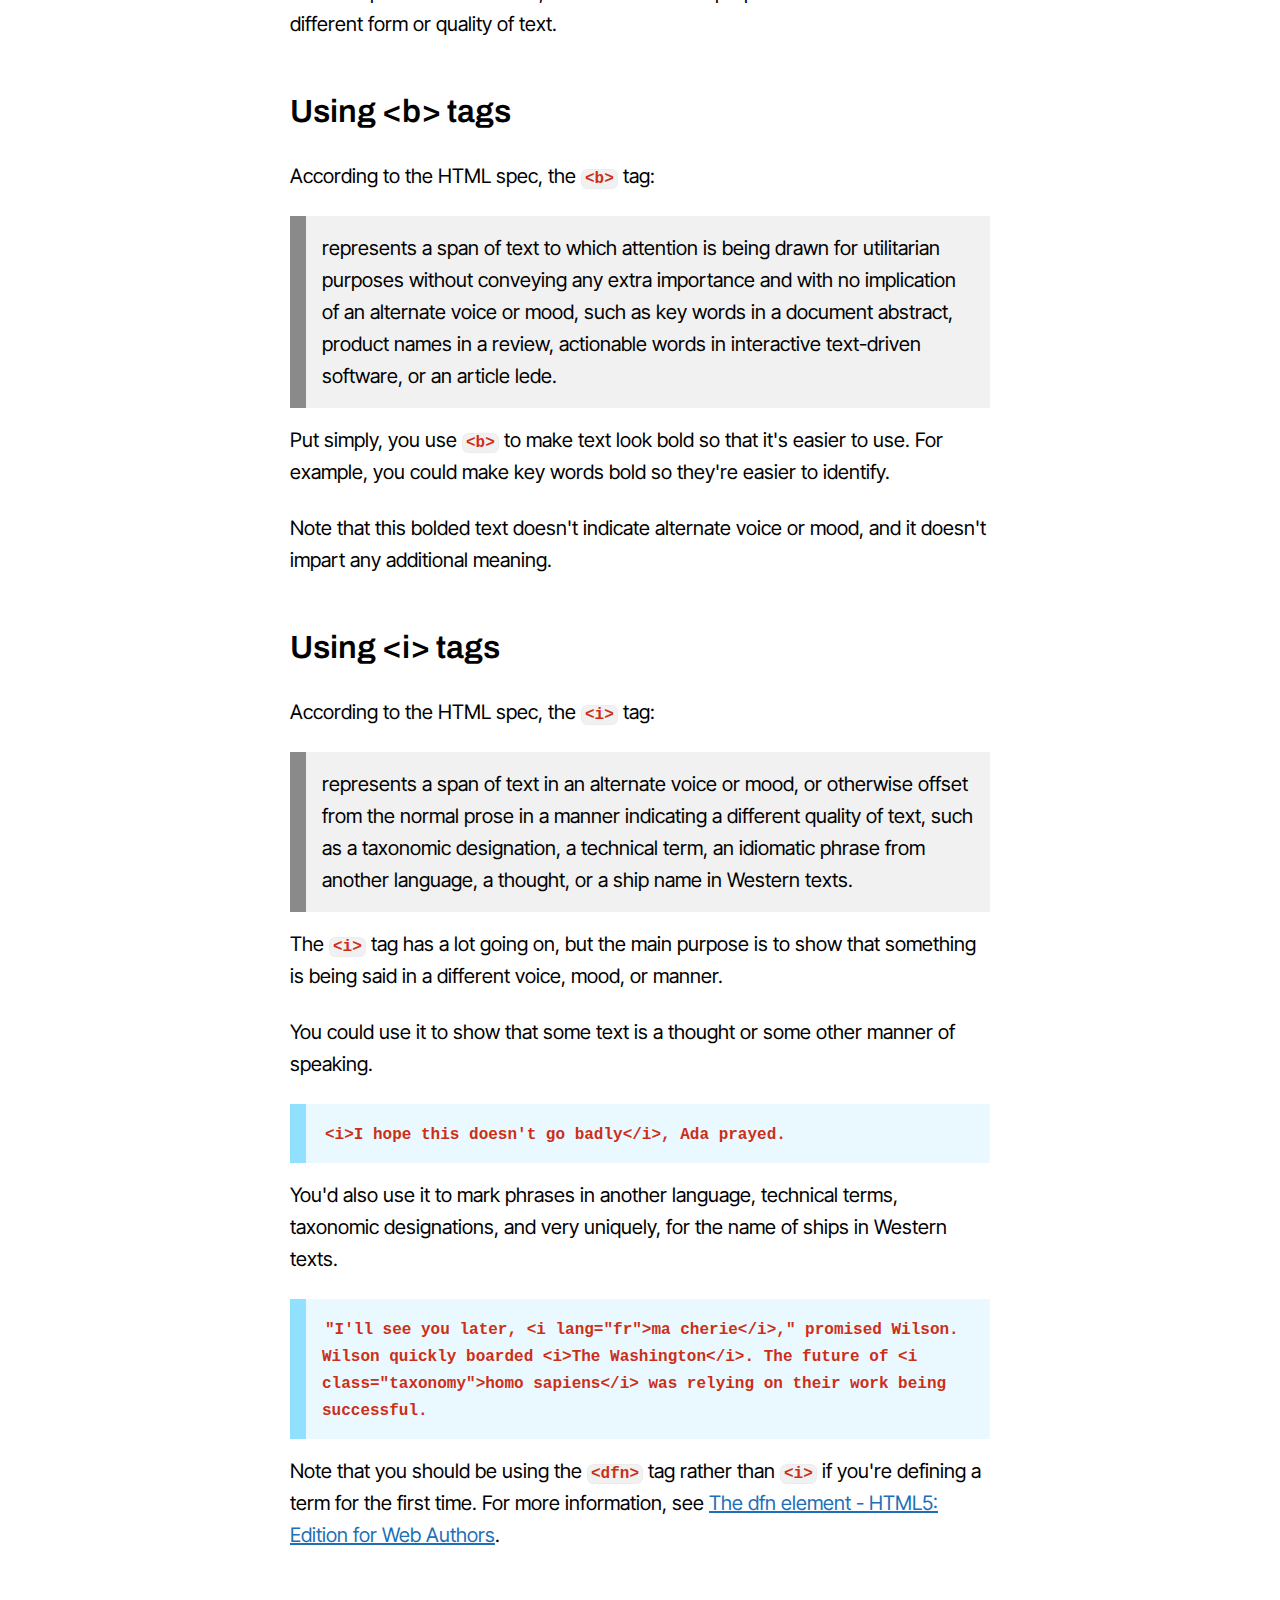
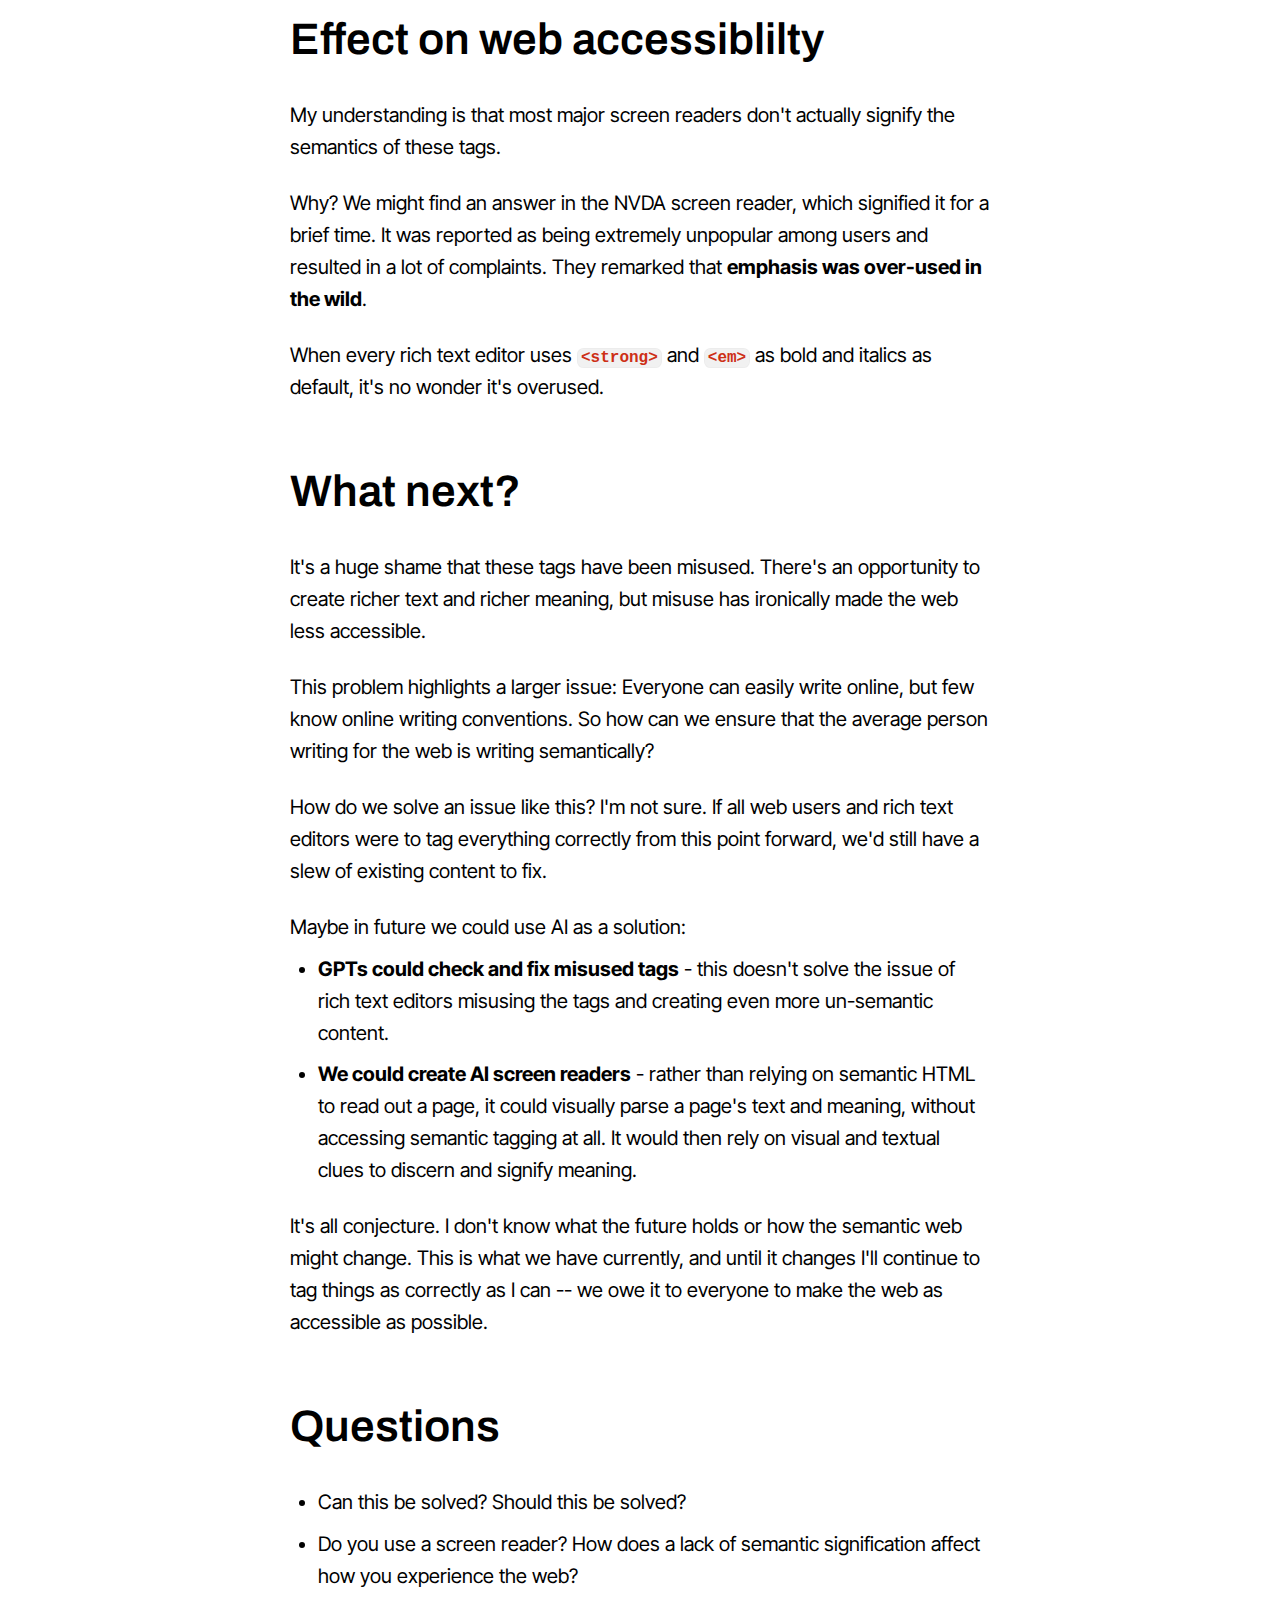
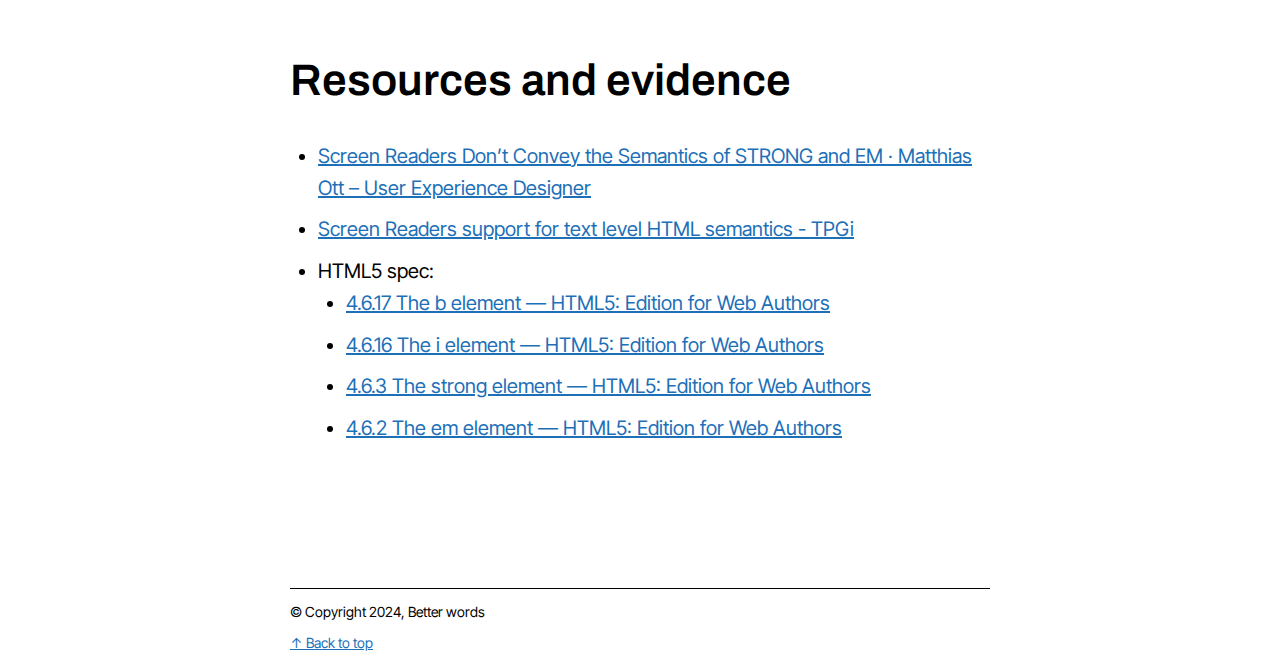
<file: blogposts/2024/2024_07_01_were_still_getting_bold_italics_wrong.html>
<!DOCTYPE html>
<html lang="en">

<head>
    <link rel="stylesheet" href="../../css/style.css">
    <link rel="shortcut icon" type="image/x-icon" href="../../favicon.ico">
    <meta charset="UTF-8">
    <meta http-equiv="X-UA-Compatible" content="IE=edge">
    <meta name="viewport" content="width=device-width, initial-scale=1.0">
    <title>Better words</title>
</head>

<body>

    <!-- ### HEADER ### -->

    <header>
        <a href="#main" class="skip">Skip to main content</a>
        <nav id="navigation">
            <a id="title" href="../../index.html">Better words</a>
            <a id="blog" href="../../blog.html">Blog</a>
        </nav>
    </header>

    <!-- ### CONTENT ### -->

    <main id="main">
        <article>

            <tags role="content tags">
                <a class="chip" id="tag_accessibility" href="../categories.html#cat_accessibility">Accessibility</a>
                <a class="chip" id="tag_HTML" href="../categories.html#cat_HTML">HTML</a>
            </tags>
            <h1>We're still getting bold and italics wrong</h1>
            <time date="2024-07-01">1 July, 2024</time>


            <p>
                I see it far too often -- on the internet, many rich text editors use <code>&lt;strong&gt;</code>
                and <code>&lt;em&gt;</code> in place of <code>&lt;b&gt;</code> and <code>&lt;i&gt;</code> by default.
                What many don't realise is that when it comes to semantic HTML, these aren't intended to be interchangeable and actually have different semantic
                meaning.

            </p><p>Let's go through each one.</p>
<!--
            <div role="summary" class="summary">
            <p role="summary">
                <b>Quick summary</b>
            </p>
            <ul>
                <li> <code>&lt;strong&gt;</code> and <code>&lt;em&gt;</code> are <b>semantic</b> tags - they mark a semantic difference in words.
                </li>
                <li><code>&lt;b&gt;</code> and <code>&lt;i&gt;</code> are <b>presentational</b> tags - they make text look bold and italic. This
                    is so they're visually marked apart from other text, either for utilitarian purposes or to indicate
                    some different form or quality of text</li>
                <li><code>&lt;strong&gt;</code> marks text as having strong importance, and looks visually bold
                    <div role="example" class="example">
                        <code>&lt;strong&gt;Warning&lt;/strong&gt;: This area is dangerous. &lt;strong&gt;Avoid travelling through this area.&lt;/strong&gt;</code>
                    </div>
                </li>
                </li>
                <li><code>&lt;em&gt;</code> marks text with stress emphasis, and looks visually italic
                    <div role="example" class="example"><code>This is &lt;em&gt;your&lt;/em&gt; one.</code>
                </li>
                </div>
            </ul>
            </li>
            </ul></div>
-->
            <h2>&lt;strong&gt; and &lt;em&gt;</h2>
            <p>I think of <code>&lt;strong&gt;</code> and <code>&lt;em&gt;</code> as <b>semantic</b> tags. When they're
                applied to some text, they add semantic meaning to the text.</p>
            <p>By default, text in a strong tag is bolded, and text in an em tag is italicised. Keep in mind, however
                that this can be changed with CSS.</p>


            <h3>Using &lt;strong&gt; tags</h3>

            <p>According to the HTML spec, the <code>&lt;strong&gt;</code> tag:</p>
            <blockquote cite="https://www.w3.org/TR/2011/WD-html5-author-20110809/the-strong-element.html">
                represents strong importance for its contents.
            </blockquote>
            <p>When you apply <code>&lt;strong&gt;</code> to words, you're saying that those words are serious, important,
            or urgent in some way.</p>

            <p>The most common use would be to mark something as a warning, or important.</p>
            <div role="example" class="example">
                <code>&lt;strong&gt;Warning&lt;/strong&gt;: This area is dangerous. &lt;strong&gt;Avoid travelling through this area.&lt;/strong&gt;</code>
            </div>

            <div role="example" class="example">
                <code>&lt;strong&gt;Check your answers before submitting your details.&lt;/strong&gt;</code></div>
            <p>This means the only time you use it is to mark something as semantically important.</p>
            <p>The HTML spec actually goes on to say:</p>

            <blockquote cite="https://www.w3.org/TR/2011/WD-html5-author-20110809/the-strong-element.html">The relative level of importance of a piece of content is given by its number of ancestor strong
                elements; each strong element increases the importance of its contents.</blockquote>


            <p>This means that nested <code>&lt;strong&gt;</code> tags actually increase the level of importance.</p>


            <h3>Using &lt;em&gt; tags</h3>

            <p>According to the HTML spec, the <code>&lt;em&gt;</code> tag:</p>

            <blockquote cite="https://www.w3.org/TR/2011/WD-html5-author-20110809/the-em-element.html">represents stress emphasis of its contents.</blockquote>
            <p>When you apply <code>&lt;em&gt;</code> to words, you're adding stress emphasis to those words, changing
                the meaning of the text. Have a look at the following example:</p>
            <div role="example" class="example">
                This is your one.
            </div>

            <p>The meaning of this sentence will change depending on which words are stressed:</p>
            <ul>
                <li><em>This</em> is your one - This one (as opposed to the other one) is yours</li>
                <li>This <em>is</em> your one - I'm certain that this particular one is indeed yours</li>
                <li>This is <em>your</em> one - This one (out of others) is yours in particular</li>
                <li>This is your <em>one</em> - You only get one of these, and this is your one of these</li>
            </ul>

            <p>In this case, you'd use <code>&lt;em&gt;</code> to mark this specific stress emphasis. While
                <code>&lt;i&gt;</code> marks these words visually, <code>&lt;em&gt;</code> marks it semantically in the
                HTML. This means that <code>&lt;em&gt;</code> is actually a integral part of the content as it alone
                explains this stress meaning. If for whatever reason the CSS stylesheet isn't working and therefore not
                showing italics, the underlying HTML would still have the correct stress emphasis.</p>

            <p>Similar to <code>&lt;strong&gt;</code>, the HTML spec says:</p>
            <blockquote cite="https://www.w3.org/TR/2011/WD-html5-author-20110809/the-em-element.html">
                The level of emphasis that a particular piece of content has is given by its number of ancestor em
                elements.
            </blockquote>
            <p>This means that you can express different levels of stress, depending on the number of
                <code>&lt;em&gt;</code> ancestor tags there are. For example:</p>
            <div role="example" class="example">
                <code>&lt;em&gt;This &lt;em&gt;is&lt;/em&gt; your one!&lt;/em&gt;</code>
            </div>
            <p>
                This sentence shows the speaker is certain this one is yours, and is emphatically fighting to have that
                position heard.</p>

            <h2>&lt;b&gt; and &lt;i&gt;</h2>

            <p>I think of <code>&lt;b&gt;</code> and <code>&lt;i&gt;</code> as presentational tags. When applied, text
                is visually marked apart from other text, either for utilitarian purposes or to indicate some different
                form or quality of text.</p>
               
            <h3>Using &lt;b&gt; tags</h3>

            <p>According to the HTML spec, the <code>&lt;b&gt;</code> tag:</p>
            <blockquote cite="https://www.w3.org/TR/2011/WD-html5-author-20110809/the-b-element.html"> represents a span of text to which attention is being drawn for utilitarian purposes without
                conveying any extra importance and with no implication of an alternate voice or mood, such as key words
                in a document abstract, product names in a review, actionable words in interactive text-driven software,
                or an article lede. </blockquote>
            <p>Put simply, you use <code>&lt;b&gt;</code> to make text look bold so that it's easier to use. For
                example, you could make key words bold so they're easier to identify.</p>
            <p>Note that this bolded text doesn't indicate alternate voice or mood, and it doesn't impart any additional meaning. 
           </p>


            <h3>Using &lt;i&gt; tags</h3>
            <p>According to the HTML spec, the <code>&lt;i&gt;</code> tag:</p>
            <blockquote cite="https://www.w3.org/TR/2011/WD-html5-author-20110809/the-i-element.html">
                represents a span of text in an alternate voice or mood, or otherwise offset from the normal prose in a
                manner indicating a different quality of text, such as a taxonomic designation, a technical term, an
                idiomatic phrase from another language, a thought, or a ship name in Western texts.
            </blockquote>

            <p>The <code>&lt;i&gt;</code> tag has a lot going on, but the main purpose is to show that something is being
            said in a different voice, mood, or manner.</p>
            <p>You could use it to show that some text is a thought or some
            other manner of speaking.</p>
            <div role="example" class="example">
                <code>&lt;i&gt;I hope this doesn't go badly&lt;/i&gt;, Ada prayed.</code>
            </div>
            <p>You'd also use it to mark phrases in another language, technical terms, taxonomic designations, and very
                uniquely, for the name of ships in Western texts.</p>
            <div role="example" class="example">
                <code>"I'll see you later, &lt;i lang="fr"&gt;ma cherie&lt;/i&gt;," promised Wilson. Wilson quickly boarded &lt;i&gt;The Washington&lt;/i&gt;.  The future of &lt;i class="taxonomy"&gt;homo sapiens&lt;/i&gt; was relying on their work being successful. </code>
            </div>

            <p>Note that you should be using the <code>&lt;dfn&gt;</code> tag rather than <code>&lt;i&gt;</code> if
                you're defining a term for the first time. For more information, see <a
                    href="https://www.w3.org/TR/2011/WD-html5-author-20110809/the-dfn-element.html#the-dfn-element"
                    target="_blank">The dfn element - HTML5: Edition for Web Authors</a>.</p>
         
         
         
                    <h2>Effect on web accessiblilty</h2>
            <p>My understanding is that most major screen readers don't actually signify the semantics of these tags.
            </p>
            <p>Why? We might find an answer in the NVDA screen reader, which signified it for a brief time. It was
                reported as being extremely unpopular among users and resulted in a lot of complaints. They remarked
                that <b>emphasis was over-used in the wild</b>.</p>
            <p>When every rich text editor uses <code>&lt;strong&gt;</code> and
                <code>&lt;em&gt;</code> as bold and italics as default, it's no wonder it's overused.</p>
       
            <h2>What next?</h2>
            <p>It's a huge shame that these tags have been misused. There's an opportunity to create richer text and
                richer meaning, but misuse has ironically made the web less accessible.</p>
           
           
                <p>This problem highlights a larger issue: 
                    Everyone can easily write online, but few know online writing conventions. So how can we ensure
                    that the average person writing for the web is writing semantically?</p>
    
           
                <p>How do we solve an issue like this? I'm not sure. If all web users and rich text editors were to tag
                everything correctly from this point forward, we'd still have a slew of existing content to fix.</p>
            <p>Maybe in future we could use AI as a solution:</p>

            <ul>
                <li><b>GPTs could check and fix misused tags</b> - this doesn't solve the issue of rich text editors misusing
                    the tags and creating even more un-semantic content.</li>
                <li><b>We could create AI screen readers</b> - rather than relying on semantic HTML to read out a page, it
                    could visually parse a page's text and meaning, without accessing semantic tagging at all. It would
                    then rely on visual and textual clues to discern and signify meaning.</li>
            </ul>
            <p>It's all conjecture. I don't know what the future holds or how the semantic web might change. This is
                what we have currently, and until it changes I'll continue to tag things as correctly as I can -- we owe
                it to everyone to make the web as accessible as possible.</p>
            <h2>Questions</h2>
            <ul>
                <li>Can this be solved? Should this be solved?</li>
                <li>Do you use a screen reader? How does a lack of semantic signification affect how you experience the
                    web?</li>
            </ul>

            <h2>Resources and evidence</h2>
            <ul>
                <li><a href="https://matthiasott.com/notes/screen-readers-semantics-strong-em" target="_blank">Screen
                        Readers Don’t Convey the Semantics of STRONG and EM · Matthias Ott – User Experience
                        Designer</a></li>
                <li><a href="https://www.tpgi.com/screen-readers-support-for-text-level-html-semantics/"
                        target="_blank">Screen Readers support for text level HTML semantics - TPGi</a></li>
            
            <li>HTML5 spec:
<ul>
    <li>
        <a href="https://www.w3.org/TR/2011/WD-html5-author-20110809/the-b-element.html"
                                target="_blank">4.6.17 The b element — HTML5: Edition for Web Authors</a>
    </li>
    <li><a href="https://www.w3.org/TR/2011/WD-html5-author-20110809/the-i-element.html#the-i-element"
        target="_blank">4.6.16 The i element — HTML5: Edition for Web Authors</a></li>
    <li><a href="https://www.w3.org/TR/2011/WD-html5-author-20110809/the-strong-element.html"
        target="_blank">4.6.3 The strong element — HTML5: Edition for Web Authors</a></li>
    <li><a href="https://www.w3.org/TR/2011/WD-html5-author-20110809/the-em-element.html"
        target="_blank">4.6.2 The em element — HTML5: Edition for Web Authors</a></li>
</ul>

            </li>
            
                    </ul>
        </article>
    </main>
    <!-- ### FOOTER ### -->

    <footer>
        <p class="small">
            &copy; Copyright 2024, Better words
        </p>
        <p class="small"><a href="#top">↑ Back to top</a></p>
    </footer>
</body>

</html>
</file>
<file: css/style.css>
@font-face {
    font-family: "Archivo";
    src: local("Archivo");
    src: url(fonts/Archivo-VariableFont_wdth\,wght.ttf) format(truetype) tech(variations);
    src: url(fonts/Archivo-VariableFont_wdth\,wght.ttf) format(truetype);
    font-display: swap;
    font-weight: 100 900;
}

@font-face {
    font-family: "Inter Tight";
    src: local("Inter Tight");
    src: url(fonts/InterTight-VariableFont_wght.ttf) format(truetype);
    font-display: swap;
    font-style: normal;
}

@font-face {
    font-family: "Inter Tight";
    src: local("Inter Tight");
    src: url(fonts/InterTight-Italic-VariableFont_wght.ttf) format(truetype);
    font-display: swap;
    font-style: italic;
}

*,
*:before,
*:after {
    box-sizing: border-box;
}

:root {
    --body_max_width: 43.75rem;
    --font_header_weight: 600;
    --font_headers: 'Archivo', 'Inter', Helvetica, sans-serif;
    --font_headings_weight: 600;
    --font_headings: 'Archivo', 'Inter', Helvetica, sans-serif;
    --font_monospace: monospace;
    --font: 'Inter Tight', 'Inter', Helvetica, sans-serif;
    --fontsize_base: clamp(1rem, 0.7894736842105263rem + 1.0526315789473684vw, 1.25rem);
    --fontsize_header: 1.25rem;
    --fontsize_label: .9rem;
    --fontsize_title: 2.25rem;

    /*Font size for portfolio labels*/
    --fontsize_chip: clamp(0.75rem, 0.5394736842105263rem + 1.0526315789473684vw, 1rem);
    --fontsize_h1: clamp(2.75rem, 2.1184210526315788rem + 3.1578947368421053vw, 3.5rem);
    --fontsize_h2: clamp(1.75rem, 0.9078947368421053rem + 4.2105263157894735vw, 2.75rem);
    --fontsize_h3: clamp(1.25rem, 0.618421052631579rem + 3.1578947368421053vw, 2rem);
    --fontsize_h4: clamp(1.25rem, 1.0394736842105263rem + 1.0526315789473684vw, 1.5rem);
    --fontsize_h5: clamp(1.125rem, 1.0197368421052633rem + 0.5263157894736842vw, 1.25rem);

    --focus_border: 3px solid var(--font_color);

    --focus_outline: 2px solid var(--focus_outline_color);
    --focus_boxshadow: 0 0 0 7px var(--font_color);

    --color_border: #aaa;
    --color_code: #cd2f16;
    --color_link_hover: #003078;
    --color_link_visited: #4c2c92;
    --color_link: #1d70b8;
    --focus_outline_color: #fff;
    --font_color_focus: #ffdd00;
    --font_color: #000;
    --fontweight_title: 600;

    --line_height_p: clamp(1.6rem, 1.2631578947368423rem + 1.6842105263157892vw, 2rem);
    --line_height_h1: clamp(2.75rem, 2.1184210526315788rem + 3.1578947368421053vw, 3.5rem);
    --line_height_a_chip: clamp(1.25rem, 1.0394736842105263rem + 1.0526315789473684vw, 1.5rem);
    --line_height_h3_6: clamp(2rem, 1.1578947368421053rem + 4.2105263157894735vw, 3rem);


    /* Nav underline vars*/
    --nav_underline: underline .3rem;
    --nav_underline_offset: .3rem;

    /* Margins*/
    --margin_h1: .5rem 0 2rem 0;
    --margin_h2: 0 0 clamp(0.75rem, -0.30263157894736836rem + 5.263157894736842vw, 2rem) 0;
    --margin_h3_6: 0 0 clamp(0.75rem, 0.11842105263157898rem + 3.1578947368421053vw, 1.5rem) 0;
    --margin_p: 0 0 1.5rem;
    --margin_ul_ol: 0 0 clamp(1rem, 0.5789473684210527rem + 2.1052631578947367vw, 1.5rem);
    --margin_li: 0 0 .6rem;
    --margin_p_h2: clamp(2rem, 0.5263157894736843rem + 7.368421052631578vw, 3.75rem);
    --margin_p_h3: clamp(2rem, 1.1578947368421053rem + 4.2105263157894735vw, 3rem);
    --margin_header: 0 0 calc(2rem - 1vw) 0;
    --margin_main_btm: 1rem;
    --padding_main: 1rem 0;
    --padding_body: 4vw;

    --nav_selected: #00000080;
    --nav_border_btm: 5px solid black;
    --betterwords_sq: #ff4f0f;
    --nav_a_margin: 0 .75rem .75rem 0;
    --color_blockq: #b3b3b330;

    --tag_contdes: #ff642b;/* this is different shade to --betterwords_sq for accessibility contrast */
    --tag_access: #0bf2c0;
    --tag_language: #91e0ff;
    --tag_HTML: #ffcb21;
    --tag_purple: #e5c2f7;
    --tag_sixth: #a9c9ff;

    /*Dark mode*/
    /*--dark_color_bg: #232323;*/
    --dark_color_bg: #202228;
}


html {
    color: var(--font_color);
    height: 100%;
    margin-right: calc(-1 * (100vw - 100%));
    overflow-x: hidden;
    padding: var(--padding_body);
}

body {
    -moz-osx-font-smoothing: grayscale;
    -webkit-font-smoothing: antialiased;
    -webkit-text-size-adjust: none;
    display: flex;
    flex-direction: column;
    font-family: var(--font);
    font-size: var(--fontsize_base);
    height: 100%;
    margin: 0 auto;
    max-width: var(--body_max_width);
    word-wrap: break-word;
}

main {
    flex: 1;
    margin-bottom: var(--margin_main_btm);
    word-break: break-word;
}

/* Header */
header {
    margin: var(--margin_header);
    border-bottom: 1px solid var(--font_color);
}

/* Navigation */
nav {
    display: flex;
}

nav a {
    border-radius: 5px;
    color: var(--font_color);
    font-family: var(--font_headers);
    font-size: var(--fontsize_header);
    font-weight: var(--font_header_weight);
    line-height: var(--nav_a_line_height);
    margin: var(--nav_a_margin);
    padding: .1rem;
    text-decoration: none;
    width: fit-content;
}

nav a:hover {
    color: var(--font_color);
    text-decoration: var(--nav_underline);
    text-underline-offset: var(--nav_underline_offset);
}

nav a:first-child {
    margin-left: 0;
    margin-top: 0;
}

nav a:last-child {
    margin-right: 0;
}

nav a,
nav a:visited {
    color: var(--font_color);
}

#title {
    font-weight: var(--fontweight_title);
    margin-right: auto;
}

#title::before {
    content: "";
    background-color: var(--betterwords_sq);
    border-radius: 1rem;
    display: inline-block;
    height: 1rem;
    margin-right: 5px;
    position: relative;
    top: .1rem;
    width: 1rem;
}

.navselected {
    text-decoration: var(--nav_underline);
    text-underline-offset: var(--nav_underline_offset);
}

.label {
    font-size: var(--fontsize_label);
}

:focus-visible {
    outline: var(--focus_outline);
    box-shadow: var(--focus_boxshadow);
    color: var(--font_color);
    text-decoration: none;
    background-color: var(--font_color_focus);

}

/* Headings */

h1,
h2,
h3,
h4,
h5,
h6,
p,
blockquote,
figure,
code,
ul,
ol,
iframe,
.media-container,
.content-width {
    margin: 25px none;
    line-height: var(--line_height_p);
}

h1,
h2,
h3,
h4,
h5,
h6 {
    font-family: var(--font_headings);
    font-weight: var(--font_headings_weight);
    line-height: var(--line_height_h1);
}

h3,
h4,
h5,
h6 {
    line-height: var(--line_height_h3_6);
    margin: var(--margin_h3_6);
}

h1 {
    font-size: var(--fontsize_h1);
    margin: var(--margin_h1);
}

h2 {
    font-size: var(--fontsize_h2);
    margin: var(--margin_h2);
}

h3 {
    font-size: var(--fontsize_h3);
}

h4 {
    font-size: var(--fontsize_h4);
}

h5 {
    font-size: var(--fontsize_h5);
}

h6 {
    font-size: var(--fontsize_h5);
    font-weight: 400;
}

p~h2 {
    margin-top: var(--margin_p_h2);
}

p~h3 {
    margin-top: var(--margin_p_h3);
}

p:has(+ ul),
p:has(+ ol) {
    margin-bottom: .6rem;
}

/* Writing */
a {
    color: var(--color_link);
    border-radius: 4px;
}

a:hover {
    color: var(--color_link_hover);
    text-decoration-thickness: max(3px, .1875rem, .12em);
}

a:visited {
    color: var(--color_link_visited);
}

p,
li {
    font-family: var(--font);
    font-size: var(--fontsize_base);
}

ul,
ol {
    padding: 0;
    padding-left: 1.75rem;
    margin: var(--margin_ul_ol);
}

li {
    margin-bottom: 8px;
    list-style-type: disc;
    margin: var(--margin_li);
}

#landing p,
#landing ul,
#landing ol,
#landing li {
    margin: 0;
    list-style: none;
}

#landing ul {
    padding-left: 3rem;
}

p {
    margin: var(--margin_p);
}

.small {
    font-size: 14px;
    line-height: 16px;
}

hr {
    border: 0;
    border-bottom: 1px solid var(--font_color);
    margin: 25px 0;
}

blockquote {
    border-left: 1rem solid #8a8a8a;
    background-color: var(--color_blockq);
    padding: 1rem;
    margin: 1rem 0rem;
}

.example {
    border-left: 1rem solid var(--tag_language);
    background-color: #91e0ff30;
    padding: 1rem;
    margin: 1rem 0rem;
}

.example code {
    background-color: unset;
    border: unset;
}

.summary {
    padding: 1.5rem;
    background-color: var(--color_blockq);
    border-top: 1rem solid #7e7e7e;
    margin: 1rem 0rem;
}

figure img {
    width: 100%;
    padding: 1rem;
}

figcaption {
    font-size: .75rem;
    line-height: var(--line_height_p);
}

code,
pre {
    background-color: var(--color_blockq);
    border-radius: .4rem;
    border: .5px solid #00000005;
    color: var(--color_code);
    display: inline;
    font-family: var(--font_monospace);
    font-size: var(--fontsize_chip);
    font-weight: 550;
    line-height: var(--line_height_a_chip);
    padding: 0 3px;
}

pre {
    display: block;
    overflow-x: auto;
}

h1:has(+ time) {
    margin-bottom: 1rem;
}

time {
    display: inline-block;
}

h1+time {
    margin: 0 0 2rem 0;
}

/* Projects */
#projects {
    display: flex;
    flex-flow: row wrap;
    gap: 1.3rem;
    margin-bottom: 5.625rem;
}

#projects a span.label {
    -moz-osx-font-smoothing: grayscale;
    -webkit-font-smoothing: antialiased;
    -webkit-text-size-adjust: none;
    font-family: var(--font);
    font-size: .875rem;
    margin-bottom: .313rem;
    max-width: max-content;
}

#projects div img {
    max-width: 100%;
}

.projtitle {
    font-weight: 600;
}

.cell {
    min-width: 10rem;
    flex: 1 1 0;
    display: flex;
    flex-direction: column;
    gap: .313rem;
}

#tag_content_design {
    background-color: var(--tag_contdes);
}

#tag_accessibility {
    background-color: var(--tag_access);
}

#tag_language {
    background-color: var(--tag_language);
}

#tag_HTML {
    background-color: var(--tag_HTML);
}

#tag_purple {
    background-color: var(--tag_purple);
}

#tag_sixth {
    background-color: var(--tag_sixth);
}


tags {
    display: inline;
    font-weight: 450;
}

tags+h1 {
    margin-top: 1rem;
}

.chip,
.chip_work,
.chip_dot {
    border-radius: 1.188rem;
    border: .5px solid #00000007;
    font-size: var(--fontsize_chip);
    margin: .2rem .5rem .2rem 0;
    max-width: max-content;
    padding: .05rem .5rem;
    text-decoration: none;
    white-space: nowrap;
}

.chip_work {
    font-size: .8rem;
}

.chip_dot {
    font-size: 0rem;
    padding: .5rem;
    vertical-align: middle;
    margin: 0 0 0 .5rem;
}

a.chip {
    line-height: var(--line_height_a_chip);
    color: #000;
}

a.chip:hover {
    text-decoration: underline;
}

.ul {    /* underline */
    border-bottom: 1px solid var(--color_border);
    padding: .05rem 0 .3rem 0;
}

/* --- Skip to main content --- */
.skip {
    position: absolute;
    left: -10000px;
    top: auto;
    width: 1px;
    height: 1px;
    overflow: hidden;
    background-color: var(--font_color_focus);
    font-weight: 700;
}

.skip:focus-visible {
    position: absolute;
    width: fit-content;
    height: auto;
    left: 0;
    right: 0;
    top: 0;
    margin: 0 auto;
    color: var(--font_color);
}

/* --- Contact form page --- */
#contactform {
    margin: 0 auto;
    max-width: 500px;
}

#contactform input,
#contactform textarea {
    background-color: transparent;
    border-radius: .25rem;
    border: 2px solid var(--font_color);
    color: var(--font_color);
    font-family: var(--font);
    font-size: var(--fontsize_base);
    line-height: var(--line_height_p);
    padding: .25rem .5rem;
}

#contact-submit:focus-visible,
#contactform input:focus-visible,
#contactform textarea:focus-visible {
    outline: var(--focus_outline);
    box-shadow: var(--focus_boxshadow);
}

#contact-submit {
    background-color: var(--betterwords_sq);
    border-radius: 2rem;
    border: 0;
    color: white;
    font-family: var(--font_headers);
    font-size: var(--fontsize_base);
    font-weight: 600;
    line-height: var(--line_height_p);
    padding: .5rem;
}

.contact_field {
    display: flex;
    flex-direction: column;
}

#contactform label {
    font-size: var(--fontsize_chip);
    margin: 0 0 .25rem 0;
}

/* Footer */
footer {
    border-top: 1px solid var(--font_color);
    margin-bottom: 4vw;
}

footer p {
    width: 100%;
    max-width: 100%;
    margin: 15px 0;
}

/*Table*/
table {
    border-collapse: collapse;
    line-height: var(--line_height_p);
    word-break: normal;
    margin-bottom: 2rem;
}

th,
td {
    border-bottom: 1px solid var(--color_border);
    padding: .5rem 1rem .5rem 0;
    text-align: left;
}

th:last-child,
td:last-child {
    padding: .5rem 0 .5rem 0;
}

article:last-child {
    margin: 0 0 8rem 0;
}

/* Mobile */
@media(max-width: 400px) {
    nav {
        flex-wrap: wrap;
    }

    #work,
    #contact,
    #blog {
        font-size: 1.25rem;
    }

    #title {
        width: 100%;
        font-size: 1.5rem;
    }
}

/* Dark mode */
@media (prefers-color-scheme: dark) {
    :root {
        --color_border: #696969;
        --color_box_shadow: #444;
        --color_code: #ffca2d;
        --color_link_hover: #979797;
        --color_link_visited: #989898;
        --color_link: #bebebe;
        --focus_outline_color: #000;
        --font_color: #fff;
        --nav_selected: #ffffff80;
    }

    html {
        background-color: var(--dark_color_bg);
    }

    .info-field,
    code {
        background-color: var(--color_blockq);
        border: 1px solid #ffffff05;
    }

}
</file>
